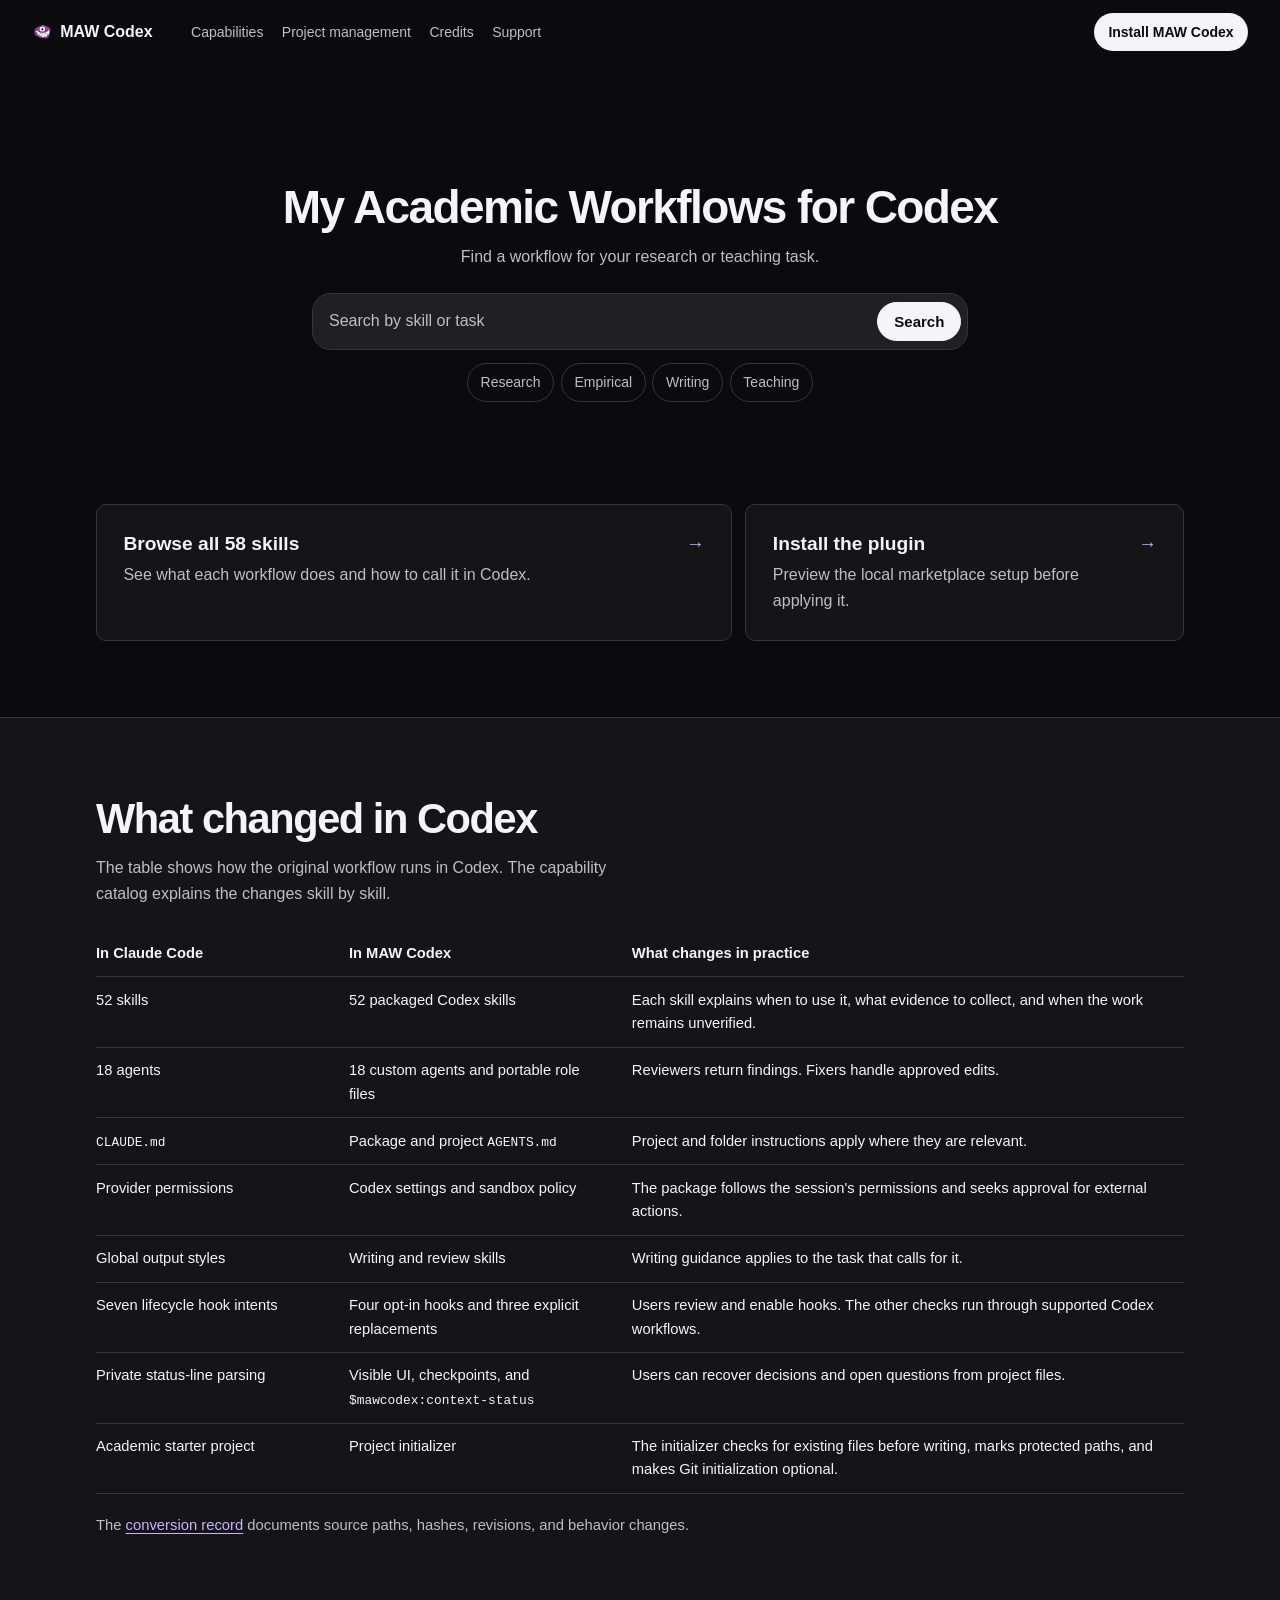
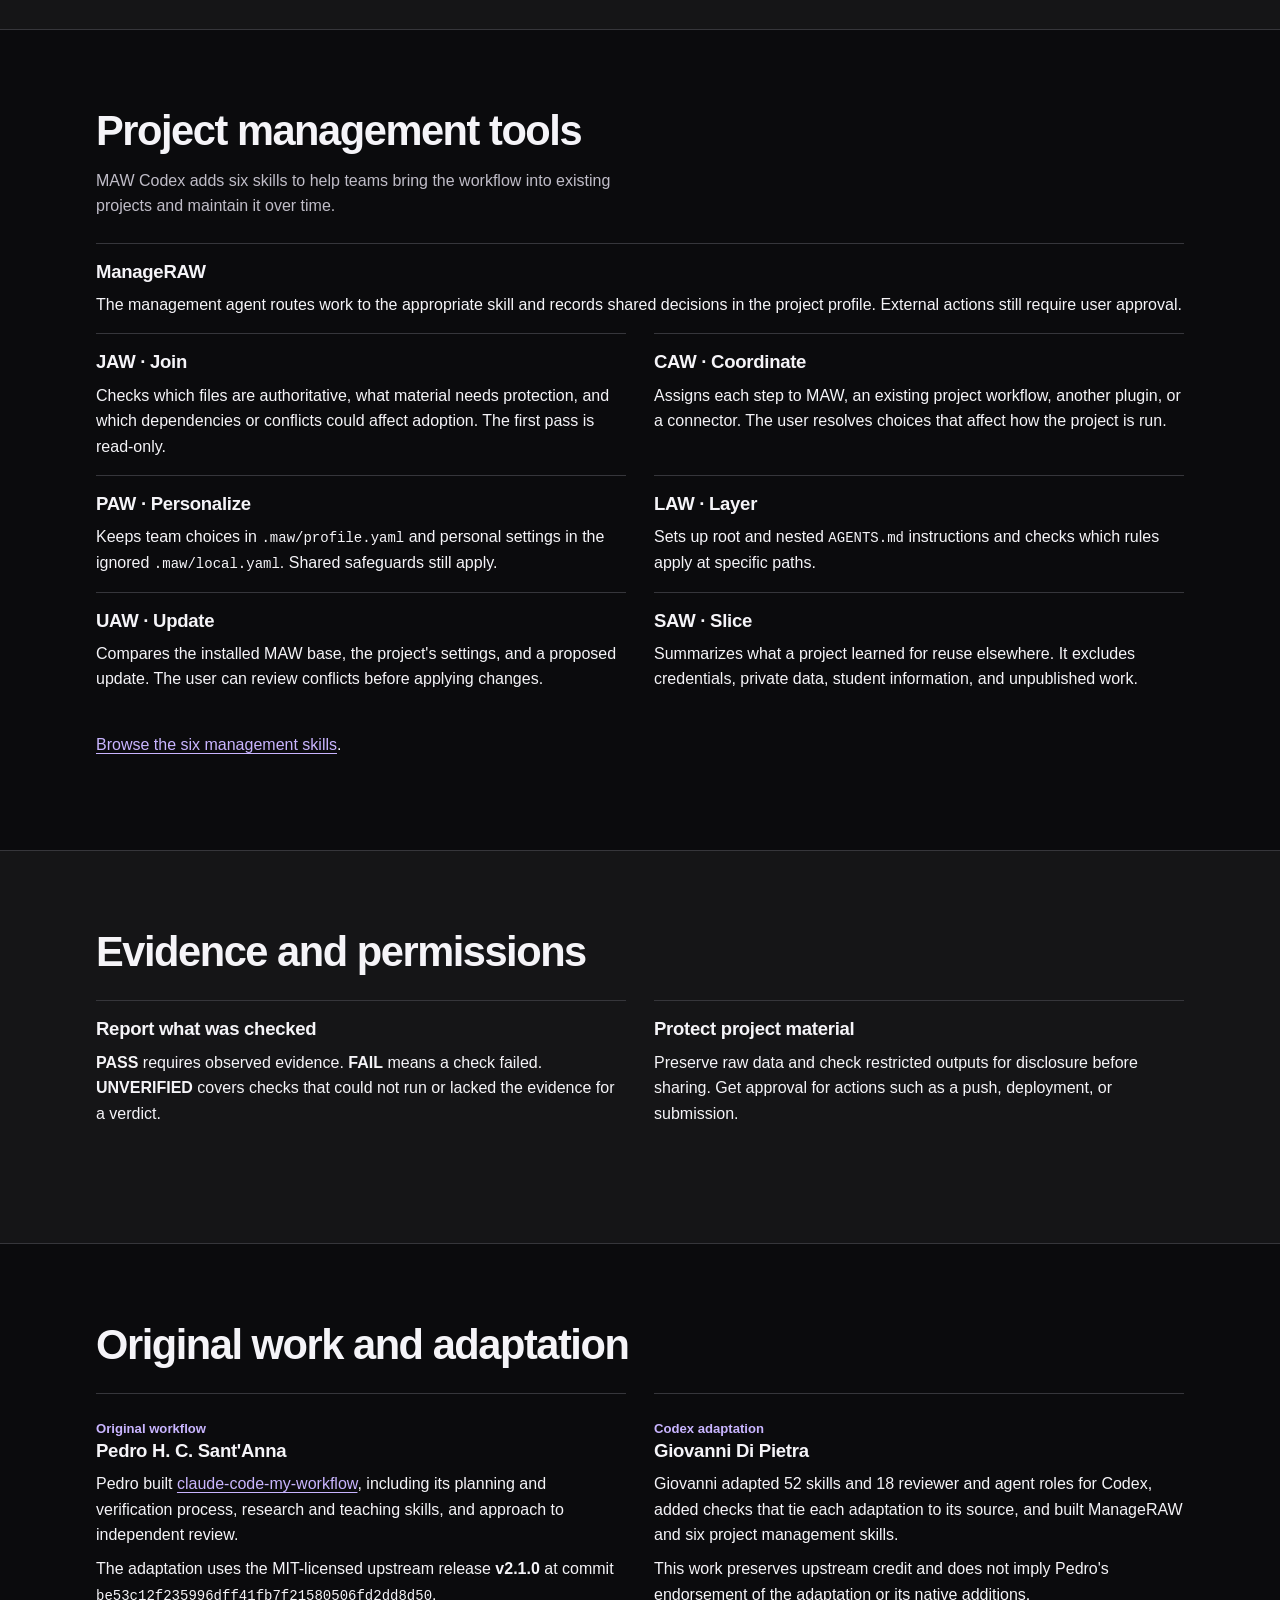
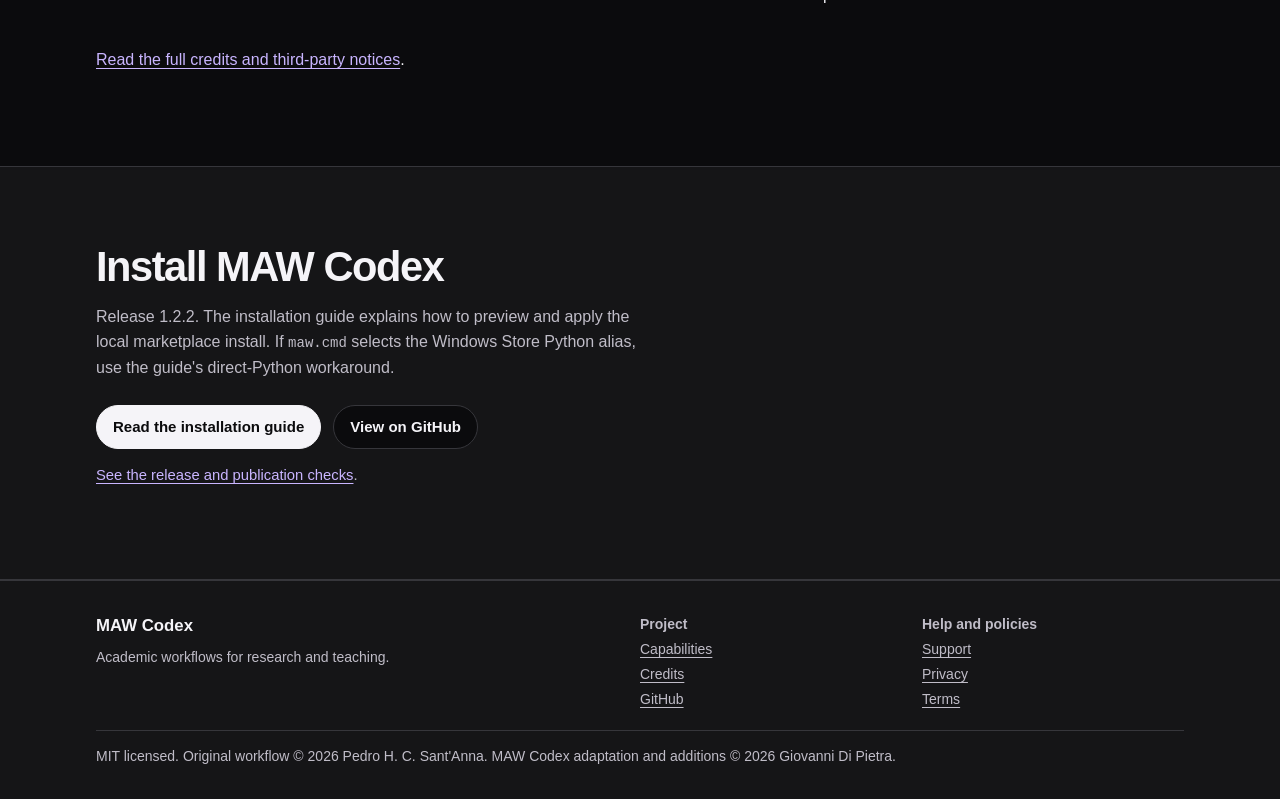
<file: docs/index.html>
<!doctype html>
<html lang="en-US">
<head>
  <meta charset="utf-8">
  <meta name="viewport" content="width=device-width, initial-scale=1">
  <meta name="description" content="MAW Codex provides tools for academic research, teaching, and project management in Codex.">
  <meta name="theme-color" content="#0b0b0d">
  <meta property="og:title" content="MAW Codex">
  <meta property="og:description" content="Explore 58 skills for research, teaching, and project management, with credits and conversion notes.">
  <meta property="og:type" content="website">
  <meta property="og:url" content="https://gdipietra.github.io/mawcodex/">
  <meta property="og:image" content="https://gdipietra.github.io/mawcodex/assets/brand/maw-icon.png">
  <link rel="canonical" href="https://gdipietra.github.io/mawcodex/">
  <link rel="icon" href="assets/brand/maw-icon.png">
  <link rel="stylesheet" href="assets/site.css">
  <title>MAW Codex</title>
</head>
<body>
  <a class="skip-link" href="#main">Skip to content</a>
  <header class="site-header">
    <nav class="nav" aria-label="Primary navigation">
      <a class="brand" href="index.html" aria-current="page">
        <img src="assets/brand/maw-icon.png" alt="" width="21" height="21">
        <span>MAW Codex</span>
      </a>
      <button class="nav-toggle" type="button" aria-expanded="false" aria-controls="nav-links">Menu</button>
      <div class="nav-links" id="nav-links">
        <a href="capabilities.html">Capabilities</a>
        <a href="#control-plane">Project management</a>
        <a href="credits.html">Credits</a>
        <a href="support.html">Support</a>
        <a class="nav-action" href="#release">Install MAW Codex</a>
      </div>
    </nav>
  </header>

  <main id="main">
    <section class="home-intro" aria-labelledby="home-title">
      <div class="shell hero">
        <h1 id="home-title">My Academic Workflows for Codex</h1>
        <p class="lede">Find a workflow for your research or teaching task.</p>
        <form class="home-search" role="search" aria-label="Skill catalog" action="capabilities.html" method="get">
          <label class="visually-hidden" for="home-skill-search">Search by skill or task</label>
          <input id="home-skill-search" type="search" name="q" placeholder="Search by skill or task">
          <button class="button" type="submit">Search</button>
        </form>
        <nav class="home-shortcuts" aria-label="Skill categories">
          <a href="capabilities.html?filter=Research%20design">Research</a>
          <a href="capabilities.html?filter=Empirical%20and%20reproducibility">Empirical</a>
          <a href="capabilities.html?filter=Writing%20and%20review">Writing</a>
          <a href="capabilities.html?filter=Teaching%20and%20presentations">Teaching</a>
        </nav>
      </div>
    </section>

    <section class="shell home-paths" aria-label="Get started">
      <a class="home-path" href="capabilities.html">
        <div>
          <h2>Browse all 58 skills</h2>
          <p>See what each workflow does and how to call it in Codex.</p>
        </div>
        <span class="home-path-arrow" aria-hidden="true">&rarr;</span>
      </a>
      <a class="home-path" href="#release">
        <div>
          <h2>Install the plugin</h2>
          <p>Preview the local marketplace setup before applying it.</p>
        </div>
        <span class="home-path-arrow" aria-hidden="true">&rarr;</span>
      </a>
    </section>

    <section class="section alt" id="translation">
      <div class="shell">
        <h2>What changed in Codex</h2>
        <p class="section-lede">The table shows how the original workflow runs in Codex.
          The capability catalog explains the changes skill by skill.</p>
        <div class="table-scroll" role="region" aria-label="Claude Code to Codex comparison" tabindex="0">
          <table class="translation-table">
            <thead>
              <tr>
                <th scope="col">In Claude Code</th>
                <th scope="col">In MAW Codex</th>
                <th scope="col">What changes in practice</th>
              </tr>
            </thead>
            <tbody>
              <tr>
                <td>52 skills</td>
                <td>52 packaged Codex skills</td>
                <td>Each skill explains when to use it, what evidence to collect, and when the work remains unverified.</td>
              </tr>
              <tr>
                <td>18 agents</td>
                <td>18 custom agents and portable role files</td>
                <td>Reviewers return findings. Fixers handle approved edits.</td>
              </tr>
              <tr>
                <td><code>CLAUDE.md</code></td>
                <td>Package and project <code>AGENTS.md</code></td>
                <td>Project and folder instructions apply where they are relevant.</td>
              </tr>
              <tr>
                <td>Provider permissions</td>
                <td>Codex settings and sandbox policy</td>
                <td>The package follows the session's permissions and seeks approval for external actions.</td>
              </tr>
              <tr>
                <td>Global output styles</td>
                <td>Writing and review skills</td>
                <td>Writing guidance applies to the task that calls for it.</td>
              </tr>
              <tr>
                <td>Seven lifecycle hook intents</td>
                <td>Four opt-in hooks and three explicit replacements</td>
                <td>Users review and enable hooks. The other checks run through supported Codex workflows.</td>
              </tr>
              <tr>
                <td>Private status-line parsing</td>
                <td>Visible UI, checkpoints, and <code>$mawcodex:context-status</code></td>
                <td>Users can recover decisions and open questions from project files.</td>
              </tr>
              <tr>
                <td>Academic starter project</td>
                <td>Project initializer</td>
                <td>The initializer checks for existing files before writing, marks protected paths, and makes Git initialization optional.</td>
              </tr>
            </tbody>
          </table>
        </div>
        <p class="muted">The <a href="https://github.com/gdipietra/mawcodex/tree/main/docs/conversion">conversion record</a>
          documents source paths, hashes, revisions, and behavior changes.</p>
      </div>
    </section>

    <section class="shell section" id="control-plane">
      <h2>Project management tools</h2>
      <p class="section-lede">MAW Codex adds six skills to help teams bring the workflow
        into existing projects and maintain it over time.</p>
      <div class="management-grid">
        <article class="card">
          <h3>ManageRAW</h3>
          <p>The management agent routes work to the appropriate skill and records
            shared decisions in the project profile. External actions still require user approval.</p>
        </article>
        <article class="card">
          <h3>JAW &middot; Join</h3>
          <p>Checks which files are authoritative, what material needs protection,
            and which dependencies or conflicts could affect adoption. The first pass is read-only.</p>
        </article>
        <article class="card">
          <h3>CAW &middot; Coordinate</h3>
          <p>Assigns each step to MAW, an existing project workflow, another plugin,
            or a connector. The user resolves choices that affect how the project is run.</p>
        </article>
        <article class="card">
          <h3>PAW &middot; Personalize</h3>
          <p>Keeps team choices in <code>.maw/profile.yaml</code> and personal
            settings in the ignored <code>.maw/local.yaml</code>. Shared safeguards still apply.</p>
        </article>
        <article class="card">
          <h3>LAW &middot; Layer</h3>
          <p>Sets up root and nested <code>AGENTS.md</code> instructions and checks
            which rules apply at specific paths.</p>
        </article>
        <article class="card">
          <h3>UAW &middot; Update</h3>
          <p>Compares the installed MAW base, the project's settings, and a proposed
            update. The user can review conflicts before applying changes.</p>
        </article>
        <article class="card">
          <h3>SAW &middot; Slice</h3>
          <p>Summarizes what a project learned for reuse elsewhere. It excludes
            credentials, private data, student information, and unpublished work.</p>
        </article>
      </div>
      <p><a href="capabilities.html?filter=native">Browse the six management skills</a>.</p>
    </section>

    <section class="section alt" id="safeguards">
      <div class="shell">
        <h2>Evidence and permissions</h2>
        <div class="policy-grid">
          <article class="card">
            <h3>Report what was checked</h3>
            <p><strong>PASS</strong> requires observed evidence. <strong>FAIL</strong>
              means a check failed. <strong>UNVERIFIED</strong> covers checks that
              could not run or lacked the evidence for a verdict.</p>
          </article>
          <article class="card">
            <h3>Protect project material</h3>
            <p>Preserve raw data and check restricted outputs for disclosure before
              sharing. Get approval for actions such as a push, deployment, or submission.</p>
          </article>
        </div>
      </div>
    </section>

    <section class="shell section" id="origin">
      <h2>Original work and adaptation</h2>
      <div class="origin-grid">
        <article class="card">
          <p class="card-label">Original workflow</p>
          <h3>Pedro H. C. Sant'Anna</h3>
          <p>Pedro built <a href="https://github.com/pedrohcgs/claude-code-my-workflow">claude-code-my-workflow</a>,
            including its planning and verification process, research and teaching skills,
            and approach to independent review.</p>
          <p>The adaptation uses the MIT-licensed upstream release <strong>v2.1.0</strong>
            at commit <code>be53c12f235996dff41fb7f21580506fd2dd8d50</code>.</p>
        </article>
        <article class="card">
          <p class="card-label">Codex adaptation</p>
          <h3>Giovanni Di Pietra</h3>
          <p>Giovanni adapted 52 skills and 18 reviewer and agent roles for Codex,
            added checks that tie each adaptation to its source, and built
            ManageRAW and six project management skills.</p>
          <p>This work preserves upstream credit and does not imply Pedro's
            endorsement of the adaptation or its native additions.</p>
        </article>
      </div>
      <p><a href="credits.html">Read the full credits and third-party notices</a>.</p>
    </section>

    <section class="section alt" id="release">
      <div class="shell">
      <h2>Install MAW Codex</h2>
      <p class="section-lede">Release 1.2.2. The installation guide explains how to
        preview and apply the local marketplace install. If <code>maw.cmd</code> selects
        the Windows Store Python alias, use the guide's direct-Python workaround.</p>
      <div class="hero-actions">
        <a class="button" href="https://github.com/gdipietra/mawcodex/blob/main/docs/INSTALL.md">Read the installation guide</a>
        <a class="button secondary" href="https://github.com/gdipietra/mawcodex">View on GitHub</a>
      </div>
      <p class="muted"><a href="https://github.com/gdipietra/mawcodex/blob/main/docs/PUBLISHING.md">See the release and publication checks</a>.</p>
      </div>
    </section>
  </main>

  <footer class="site-footer">
    <div class="shell">
      <div class="footer-grid">
        <div>
          <h2>MAW Codex</h2>
          <p>Academic workflows for research and teaching.</p>
        </div>
        <div class="footer-links">
          <strong>Project</strong>
          <a href="capabilities.html">Capabilities</a>
          <a href="credits.html">Credits</a>
          <a href="https://github.com/gdipietra/mawcodex">GitHub</a>
        </div>
        <div class="footer-links">
          <strong>Help and policies</strong>
          <a href="support.html">Support</a>
          <a href="privacy.html">Privacy</a>
          <a href="terms.html">Terms</a>
        </div>
      </div>
      <p class="footer-small">
        MIT licensed. Original workflow &copy; 2026 Pedro H. C. Sant'Anna.
        MAW Codex adaptation and additions &copy; 2026 Giovanni Di Pietra.
      </p>
    </div>
  </footer>
  <script src="assets/site.js" defer></script>
</body>
</html>
</file>
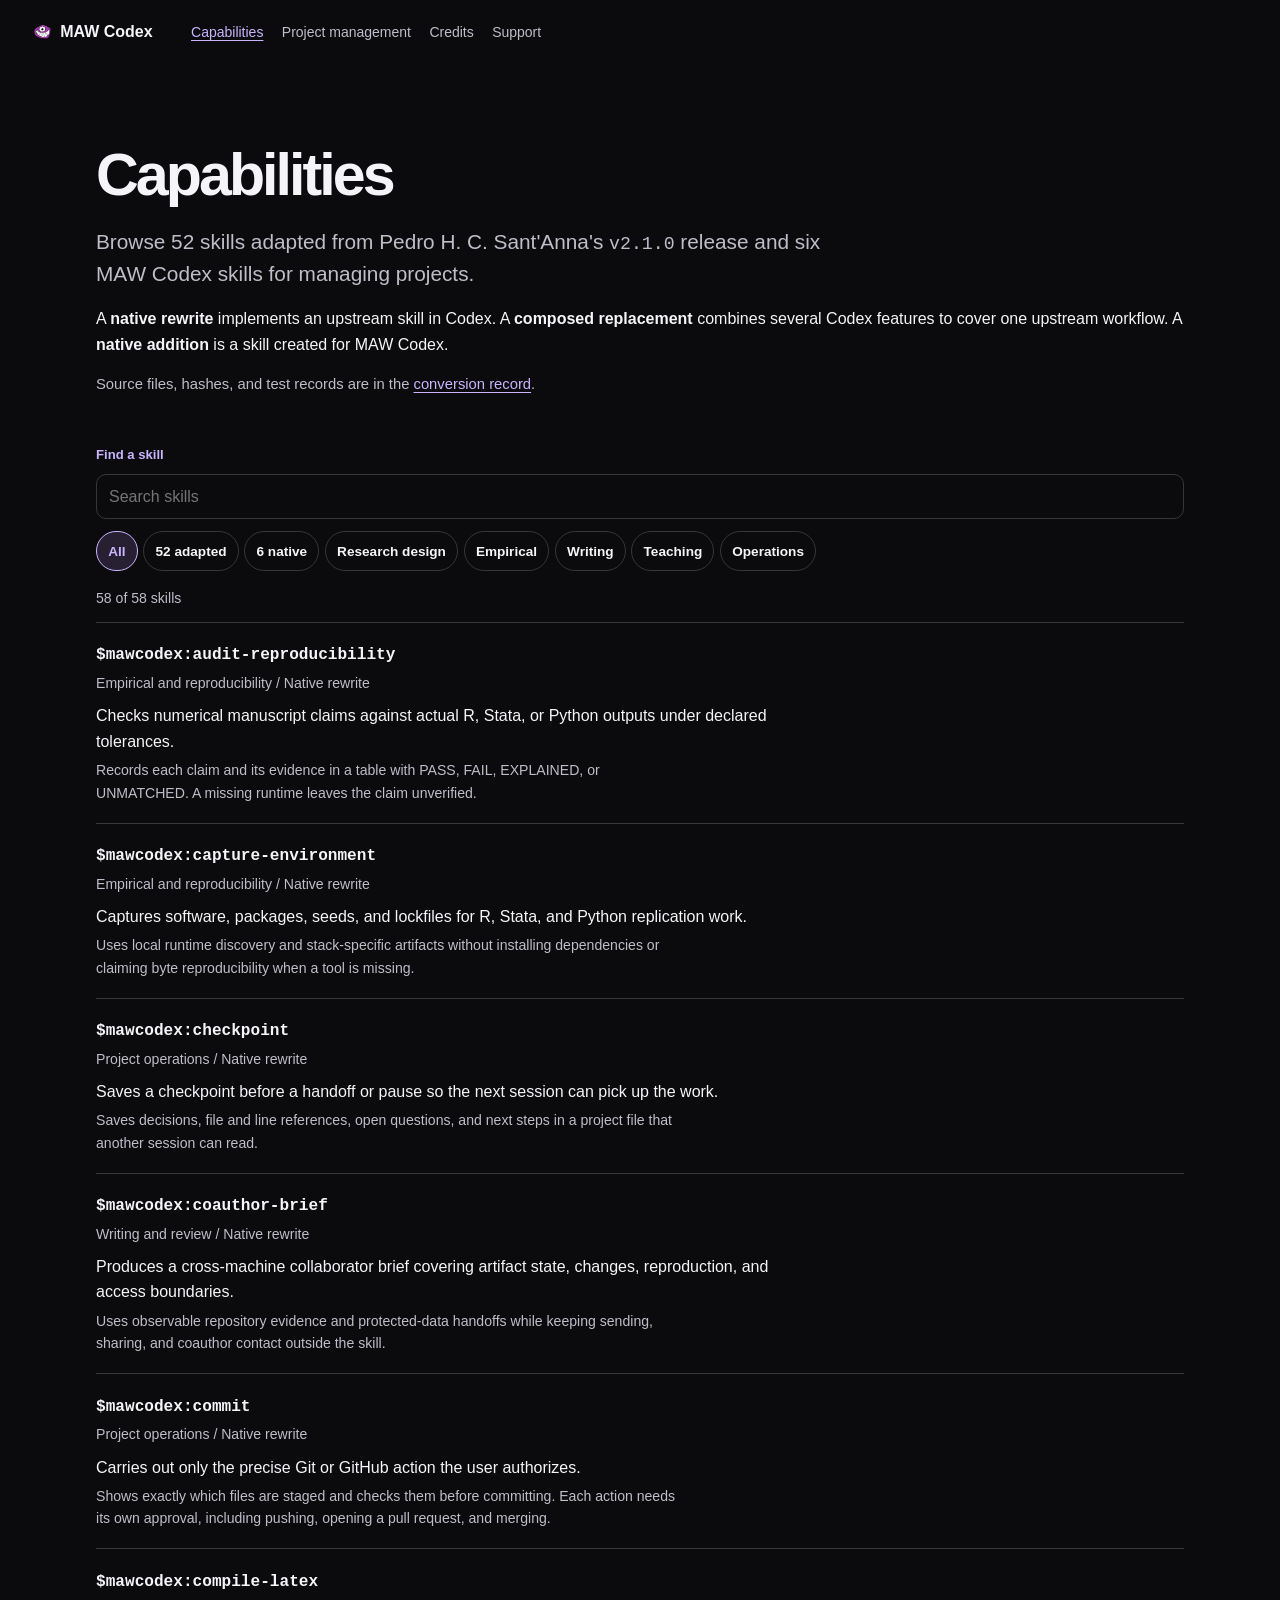
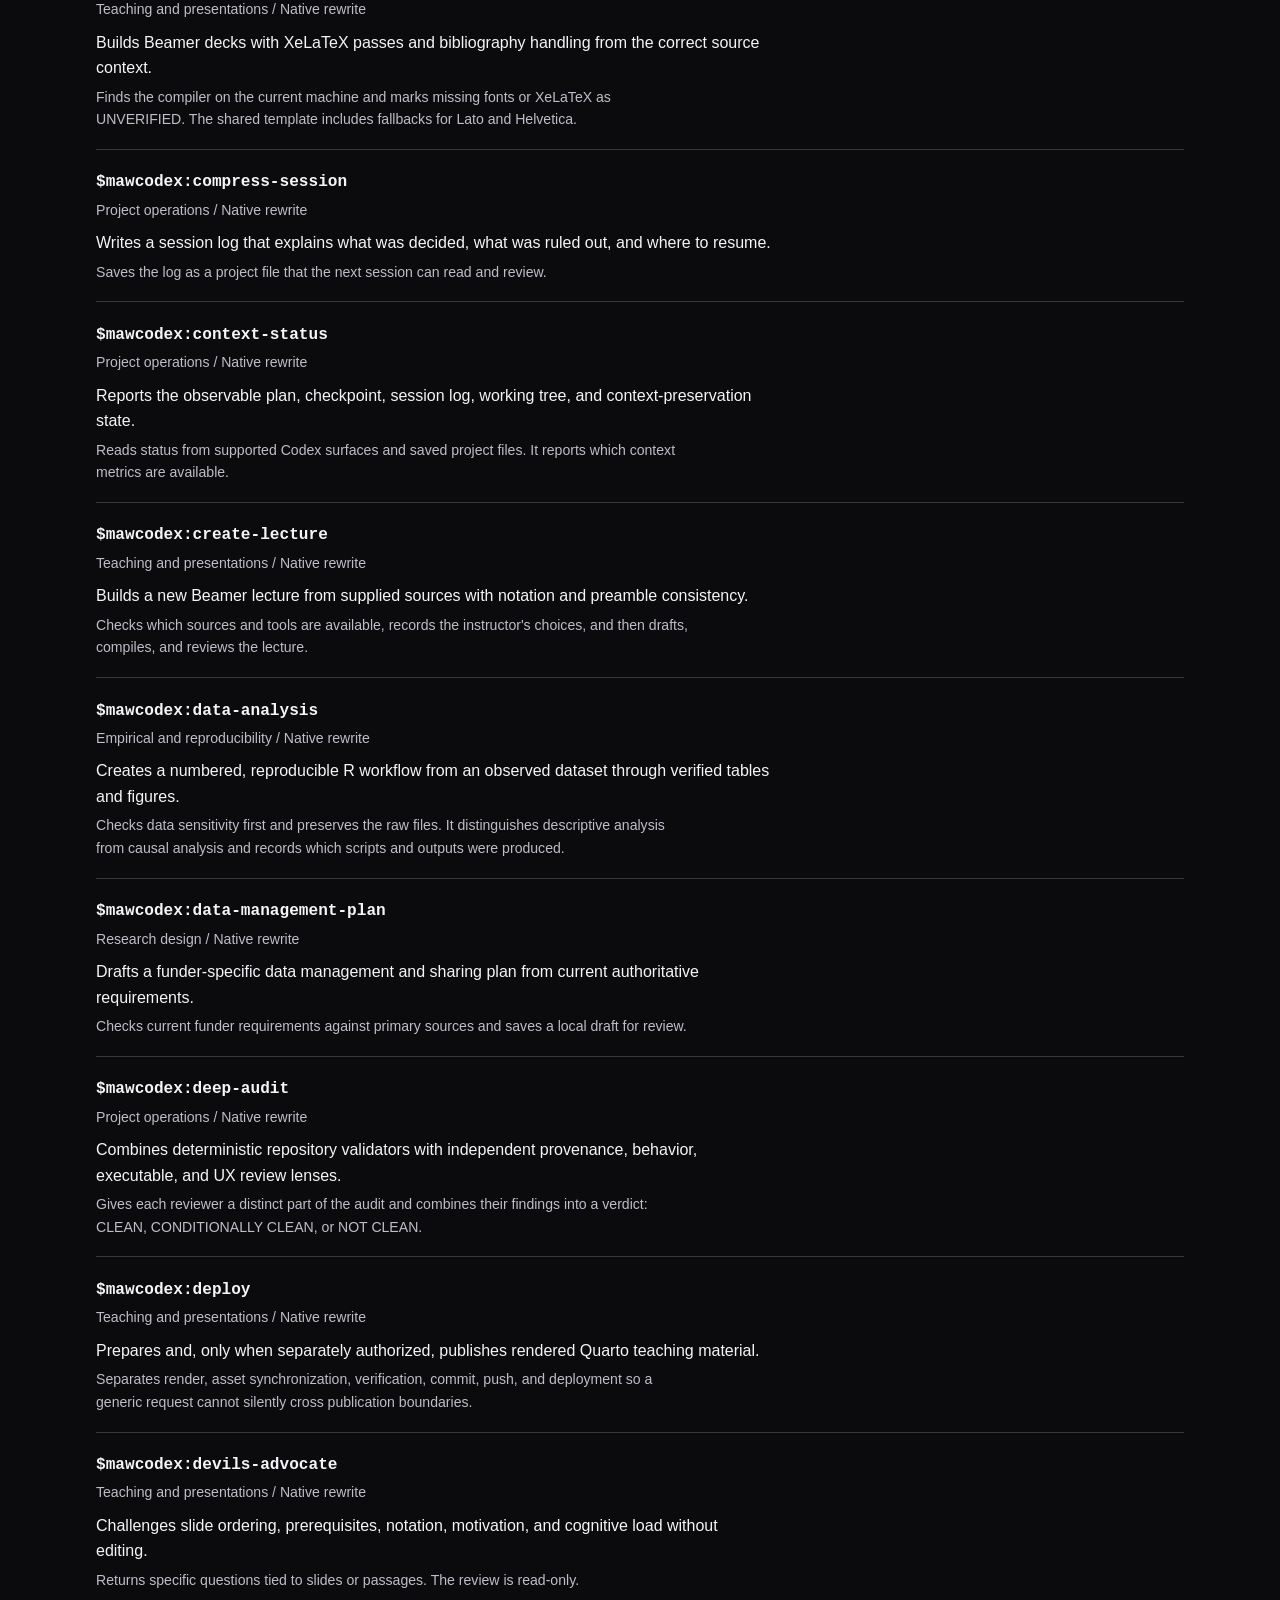
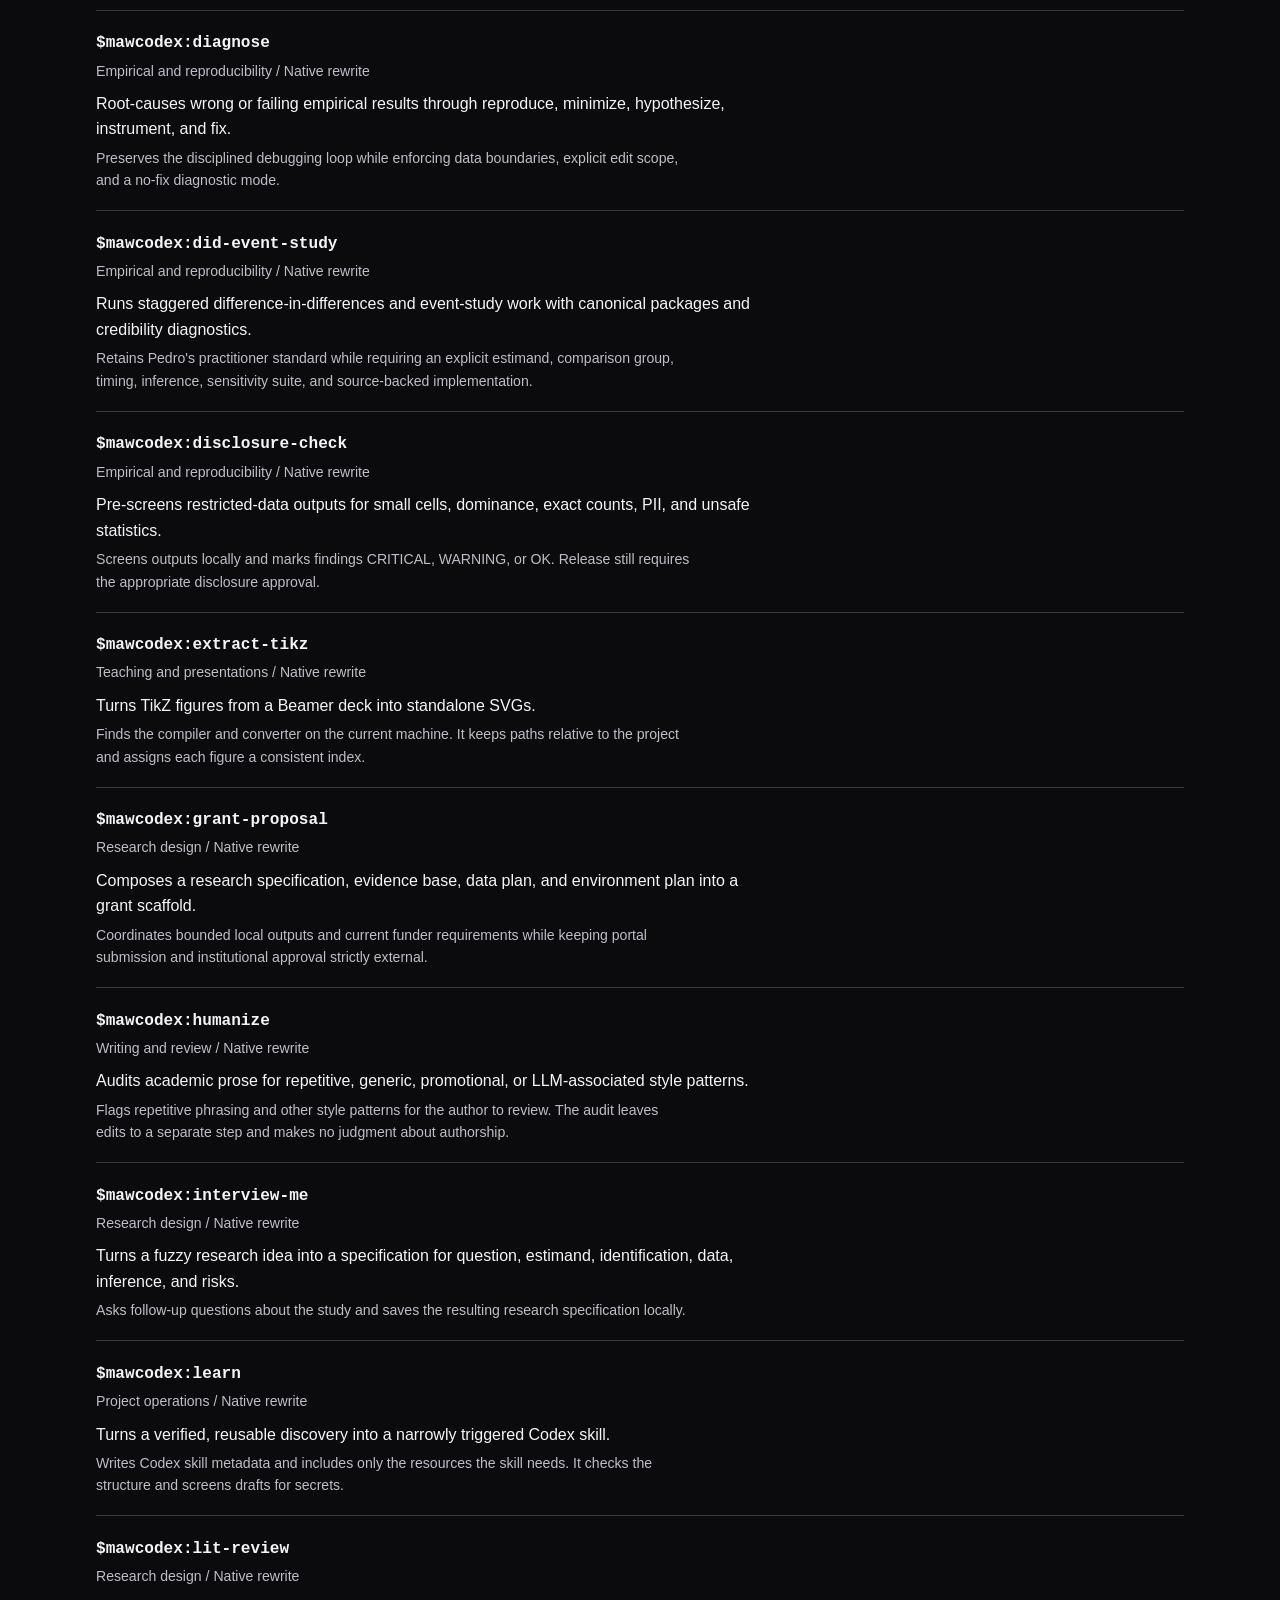
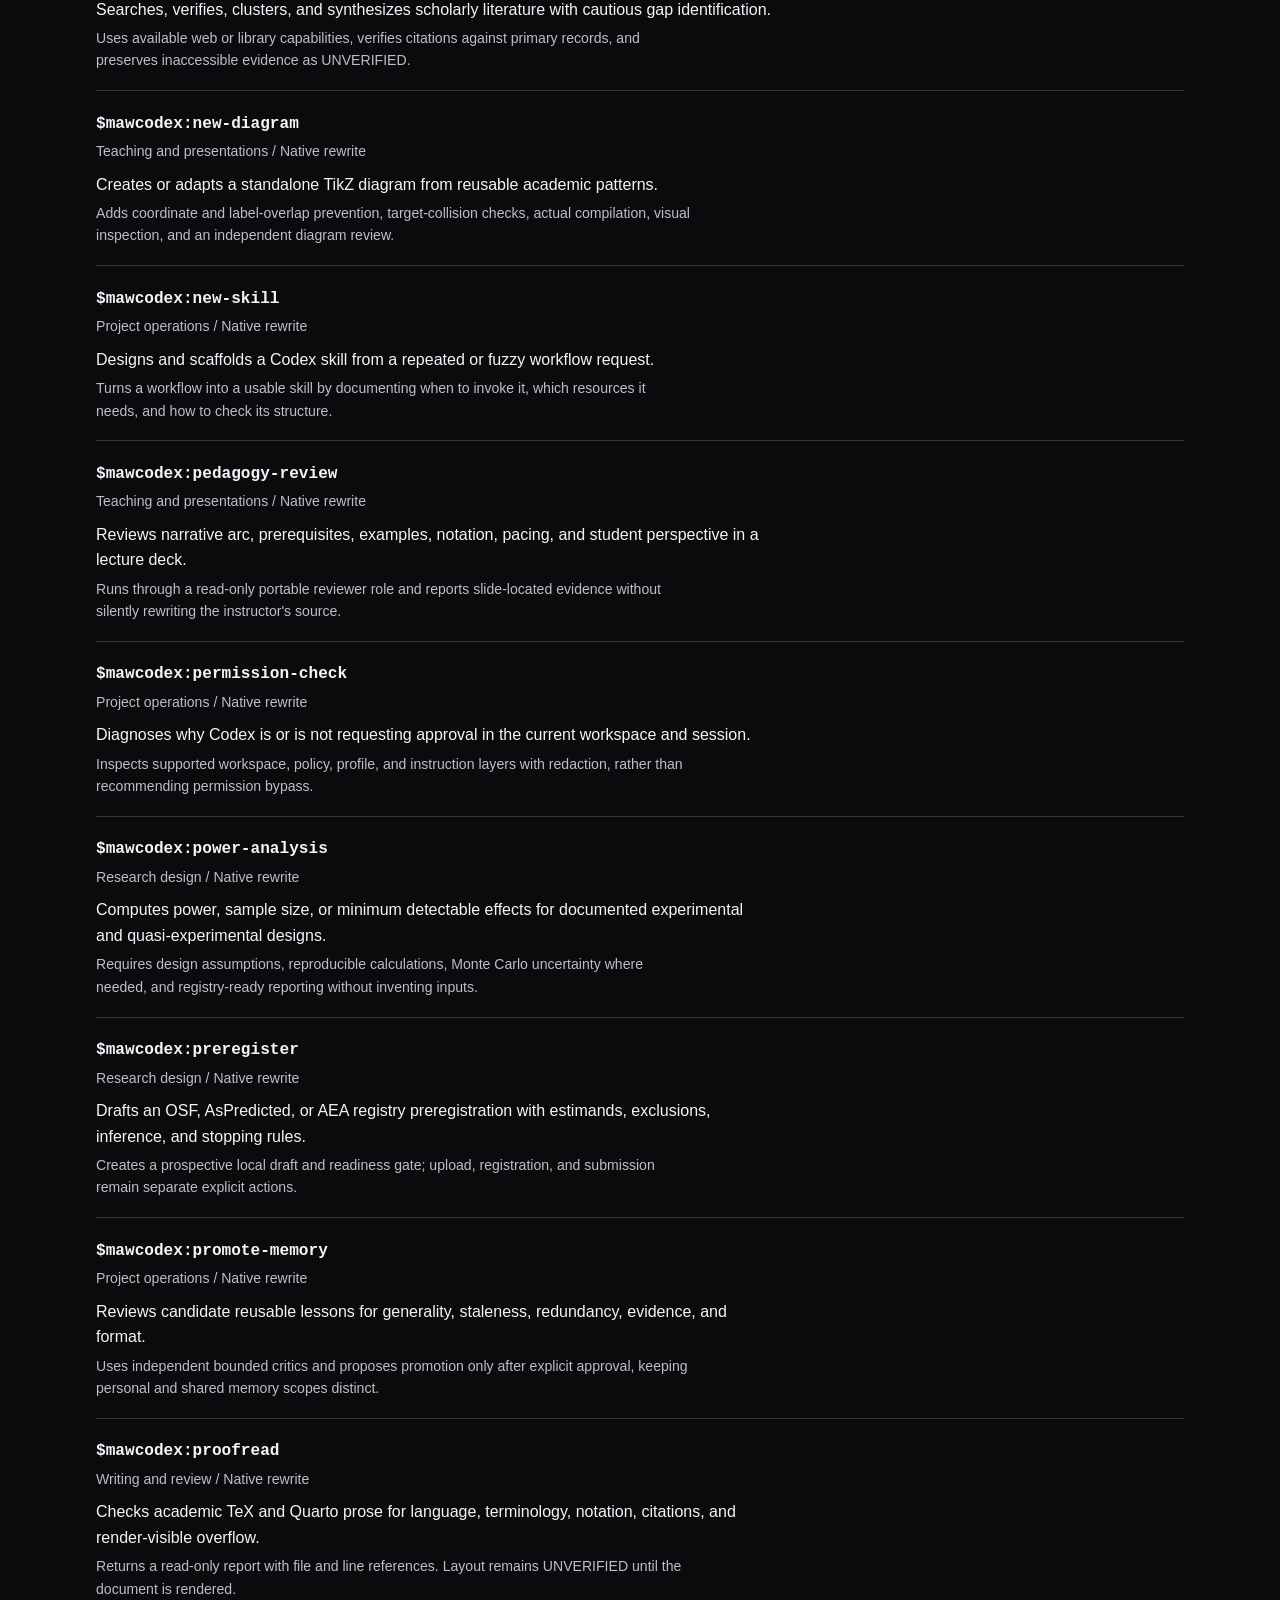
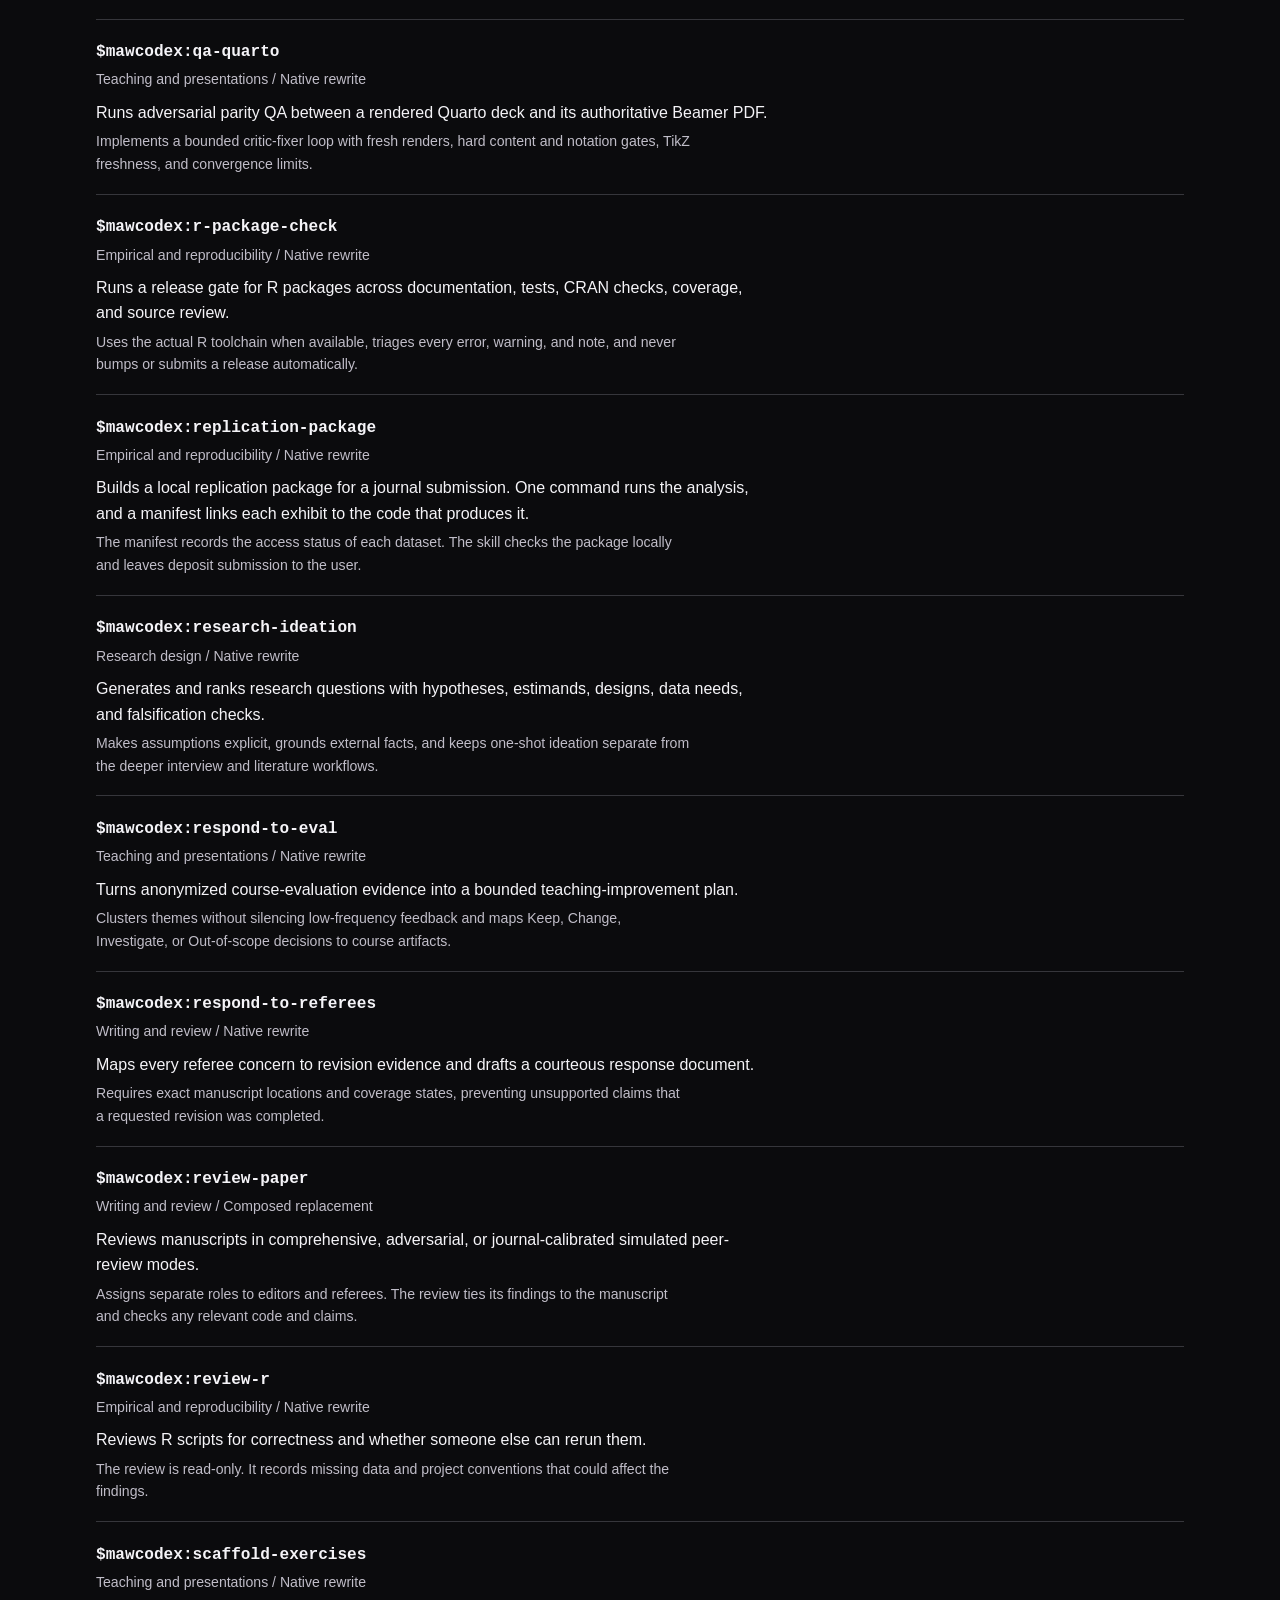
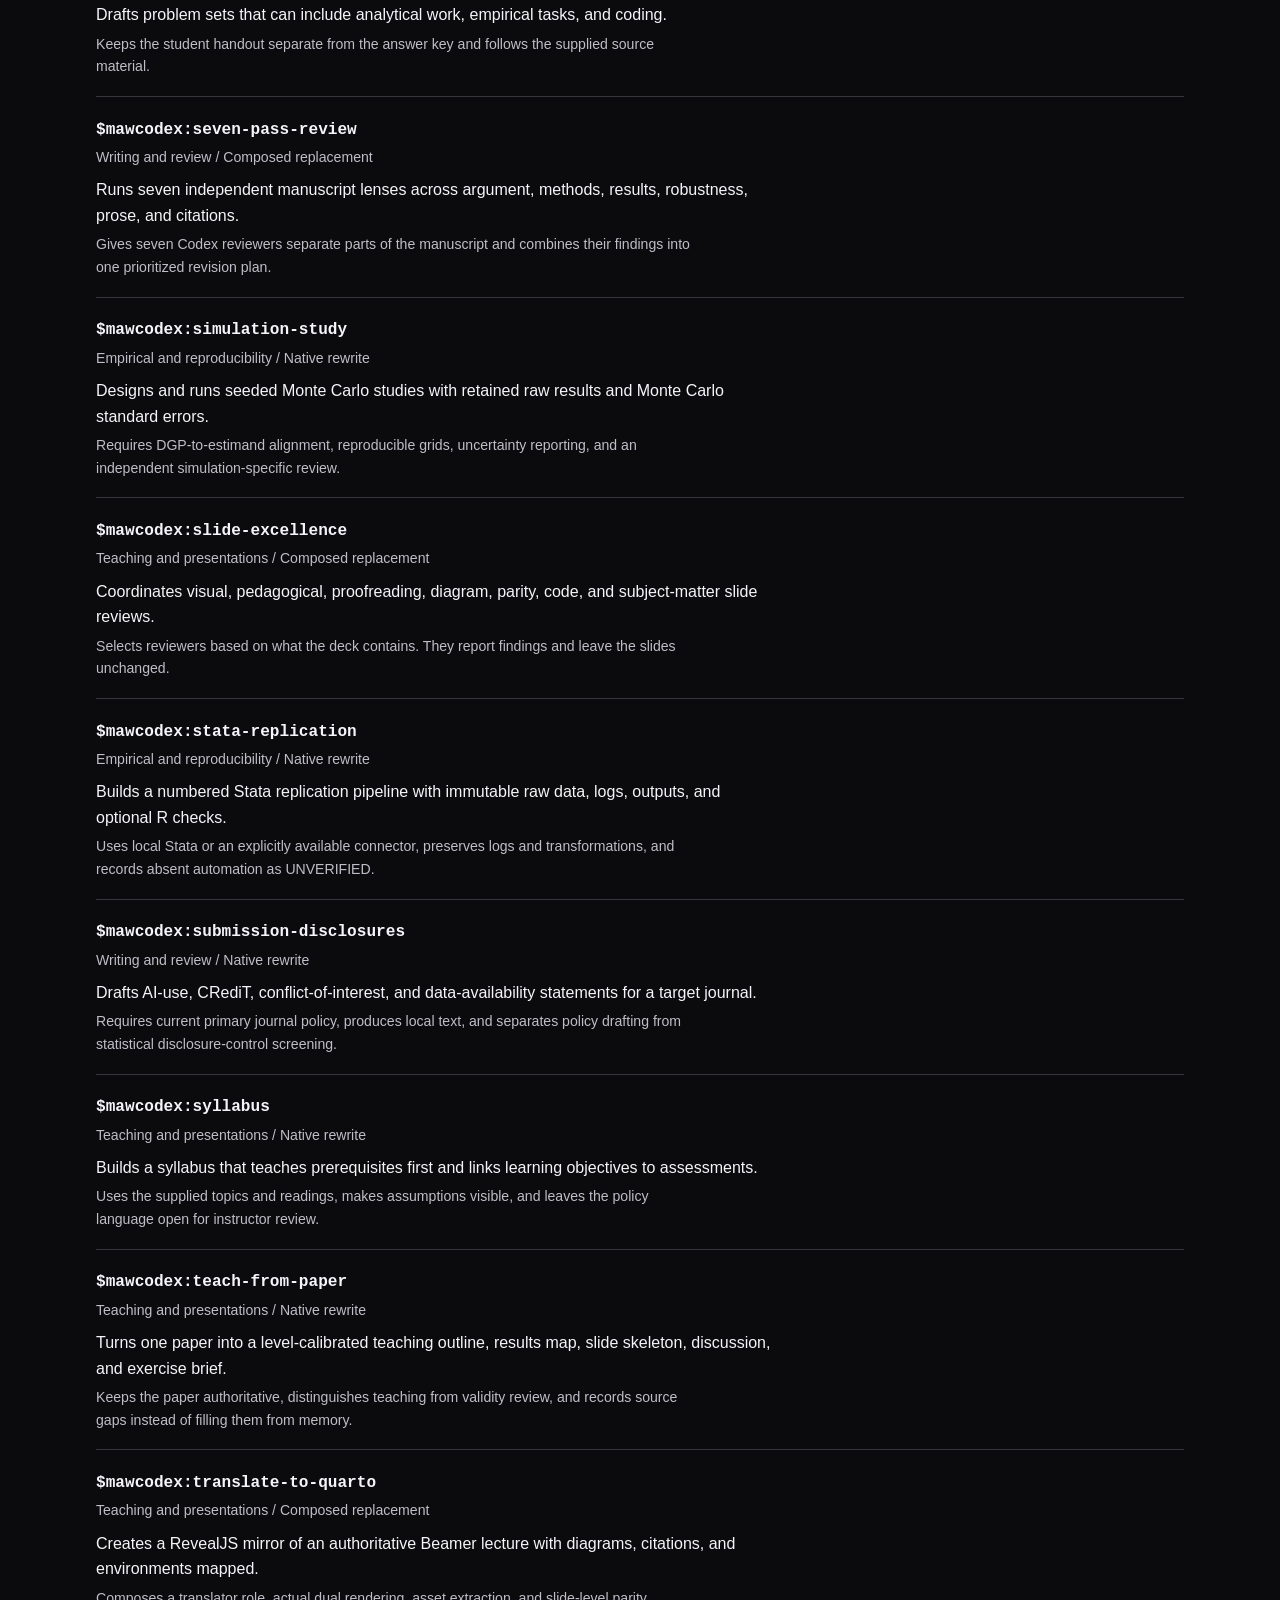
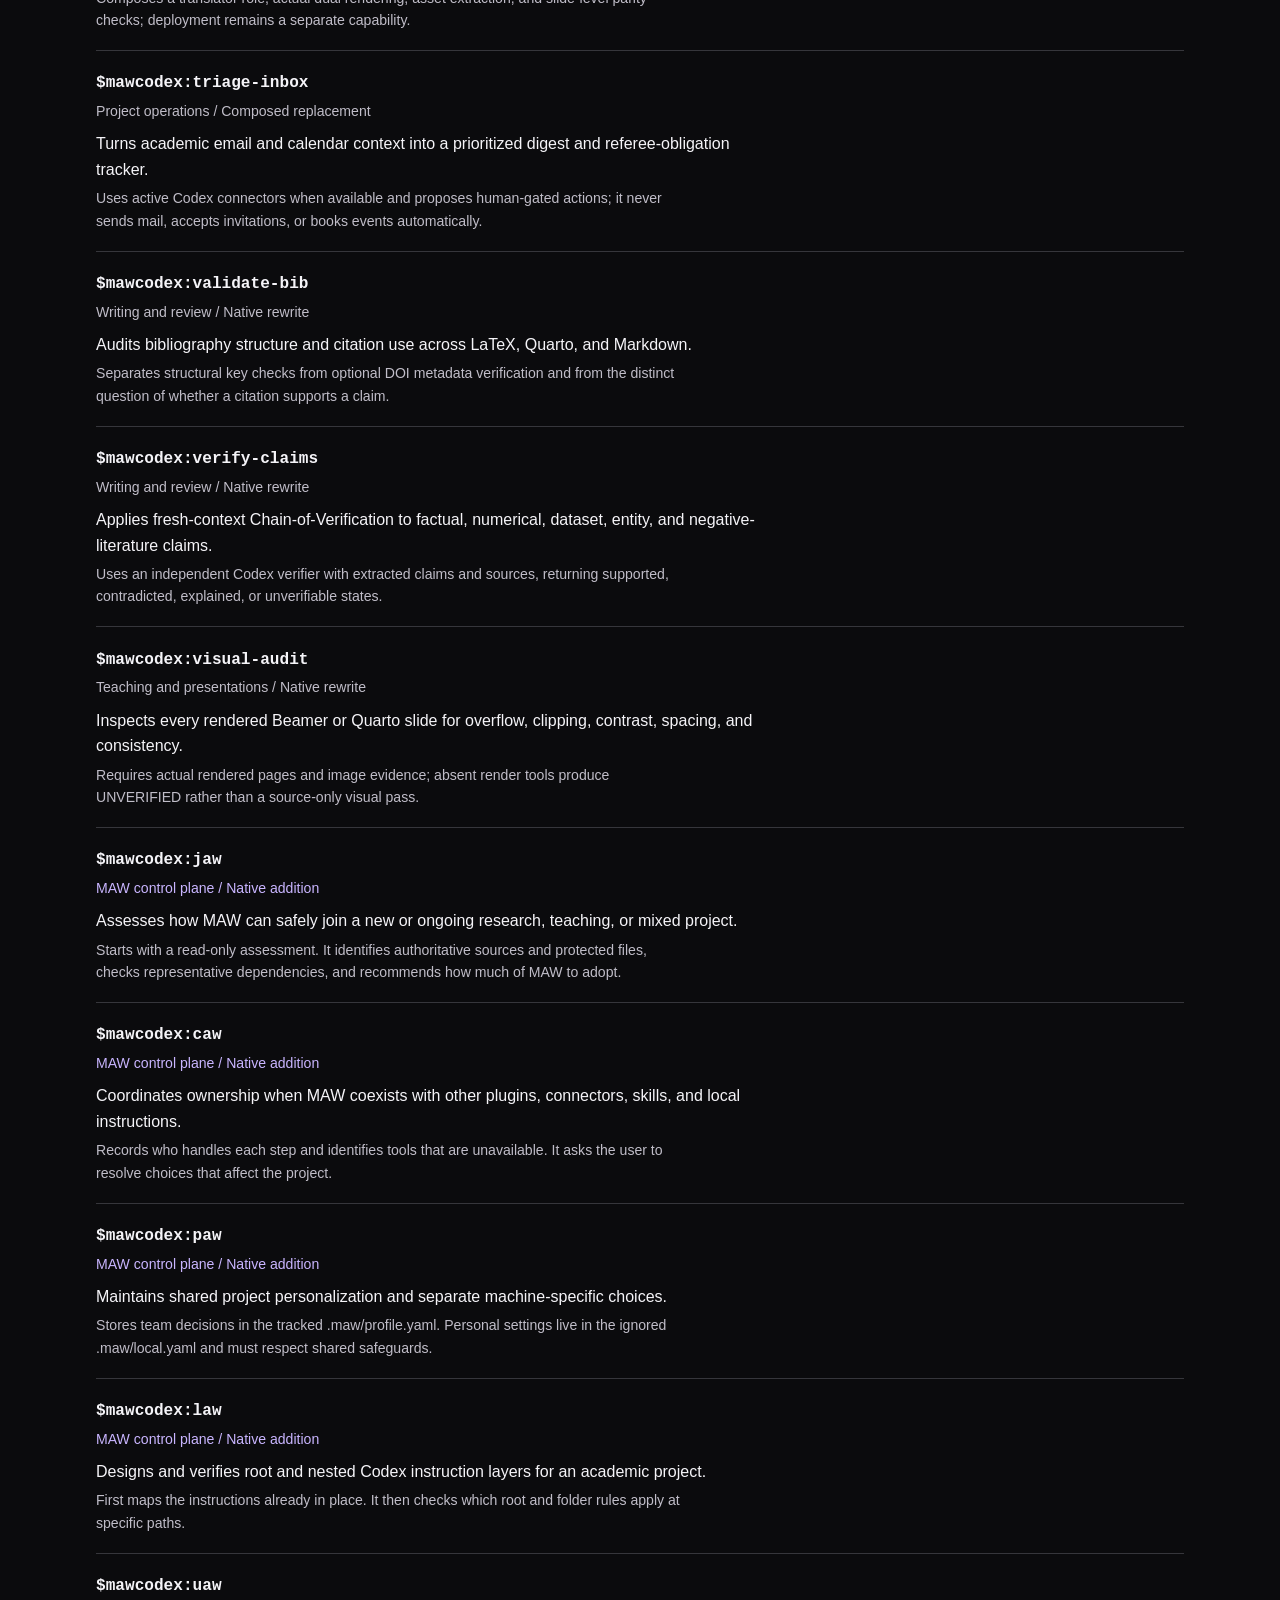
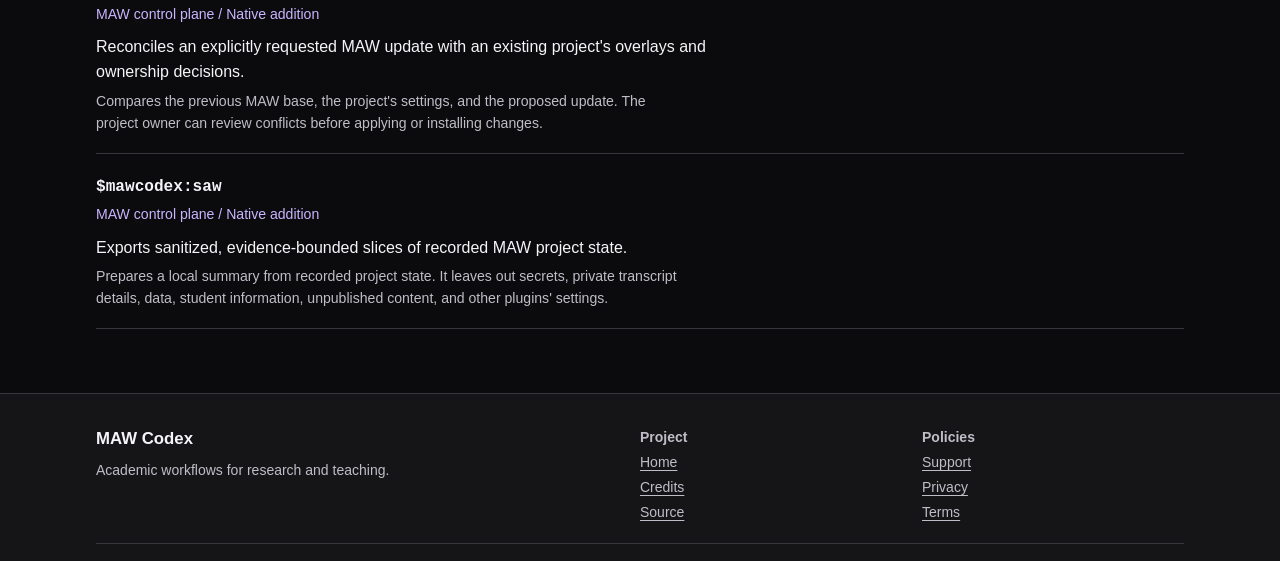
<file: docs/capabilities.html>
<!doctype html>
<html lang="en-US">
<head>
  <meta charset="utf-8">
  <meta name="viewport" content="width=device-width, initial-scale=1">
  <meta name="description" content="Browse 52 skills adapted from Pedro H. C. Sant'Anna's workflow and six MAW Codex skills for managing projects.">
  <meta name="theme-color" content="#0b0b0d">
  <link rel="canonical" href="https://gdipietra.github.io/mawcodex/capabilities.html">
  <link rel="icon" href="assets/brand/maw-icon.png">
  <link rel="stylesheet" href="assets/site.css">
  <title>Capabilities | MAW Codex</title>
</head>
<body>
  <a class="skip-link" href="#main">Skip to content</a>
  <header class="site-header">
    <nav class="nav" aria-label="Primary navigation">
      <a class="brand" href="index.html">
        <img src="assets/brand/maw-icon.png" alt="">
        <span>MAW Codex</span>
      </a>
      <button class="nav-toggle" type="button" aria-expanded="false" aria-controls="nav-links">Menu</button>
      <div class="nav-links" id="nav-links">
        <a href="capabilities.html" aria-current="page">Capabilities</a>
        <a href="index.html#control-plane">Project management</a>
        <a href="credits.html">Credits</a>
        <a href="support.html">Support</a>
      </div>
    </nav>
  </header>

  <main id="main" class="shell">
    <header class="page-hero">
      <h1>Capabilities</h1>
      <p class="lede">Browse 52 skills adapted from Pedro H. C. Sant'Anna's
        <code>v2.1.0</code> release and six MAW Codex skills for managing projects.</p>
      <p>A <strong>native rewrite</strong> implements an upstream skill in Codex.
        A <strong>composed replacement</strong> combines several Codex features
        to cover one upstream workflow. A <strong>native addition</strong> is a
        skill created for MAW Codex.</p>
      <p class="muted">Source files, hashes, and test records are in the
        <a href="https://github.com/gdipietra/mawcodex/tree/main/docs/conversion">conversion record</a>.</p>
    </header>

    <section aria-labelledby="ledger-title">
      <h2 id="ledger-title" class="eyebrow">Find a skill</h2>
      <div class="toolbar">
        <label>
          <span class="visually-hidden">Search capabilities</span>
          <input class="search" type="search" placeholder="Search skills" data-capability-search>
        </label>
        <div class="filters" aria-label="Capability filters">
          <button class="filter" type="button" data-filter="all" aria-pressed="true">All</button>
          <button class="filter" type="button" data-filter="adapted" aria-pressed="false">52 adapted</button>
          <button class="filter" type="button" data-filter="native" aria-pressed="false">6 native</button>
          <button class="filter" type="button" data-filter="Research design" aria-pressed="false">Research design</button>
          <button class="filter" type="button" data-filter="Empirical and reproducibility" aria-pressed="false">Empirical</button>
          <button class="filter" type="button" data-filter="Writing and review" aria-pressed="false">Writing</button>
          <button class="filter" type="button" data-filter="Teaching and presentations" aria-pressed="false">Teaching</button>
          <button class="filter" type="button" data-filter="Project operations" aria-pressed="false">Operations</button>
        </div>
      </div>
      <div class="ledger-meta">
        <span data-capability-count role="status">58 skills</span>
      </div>
      <div class="capability-grid" data-capability-grid></div>
      <noscript>
        <p class="notice">JavaScript is disabled. The same capability records are available in the repository under <code>skills/</code> and <code>docs/conversion/skills/</code>.</p>
      </noscript>
    </section>
  </main>

  <footer class="site-footer">
    <div class="shell">
      <div class="footer-grid">
        <div>
          <h2>MAW Codex</h2>
          <p>Academic workflows for research and teaching.</p>
        </div>
        <div class="footer-links">
          <strong>Project</strong>
          <a href="index.html">Home</a>
          <a href="credits.html">Credits</a>
          <a href="https://github.com/gdipietra/mawcodex">Source</a>
        </div>
        <div class="footer-links">
          <strong>Policies</strong>
          <a href="support.html">Support</a>
          <a href="privacy.html">Privacy</a>
          <a href="terms.html">Terms</a>
        </div>
      </div>
      <p class="footer-small">MIT licensed. Upstream and adaptation authorship are detailed on the credits page.</p>
    </div>
  </footer>
  <script src="assets/capabilities-data.js"></script>
  <script src="assets/site.js" defer></script>
</body>
</html>
</file>
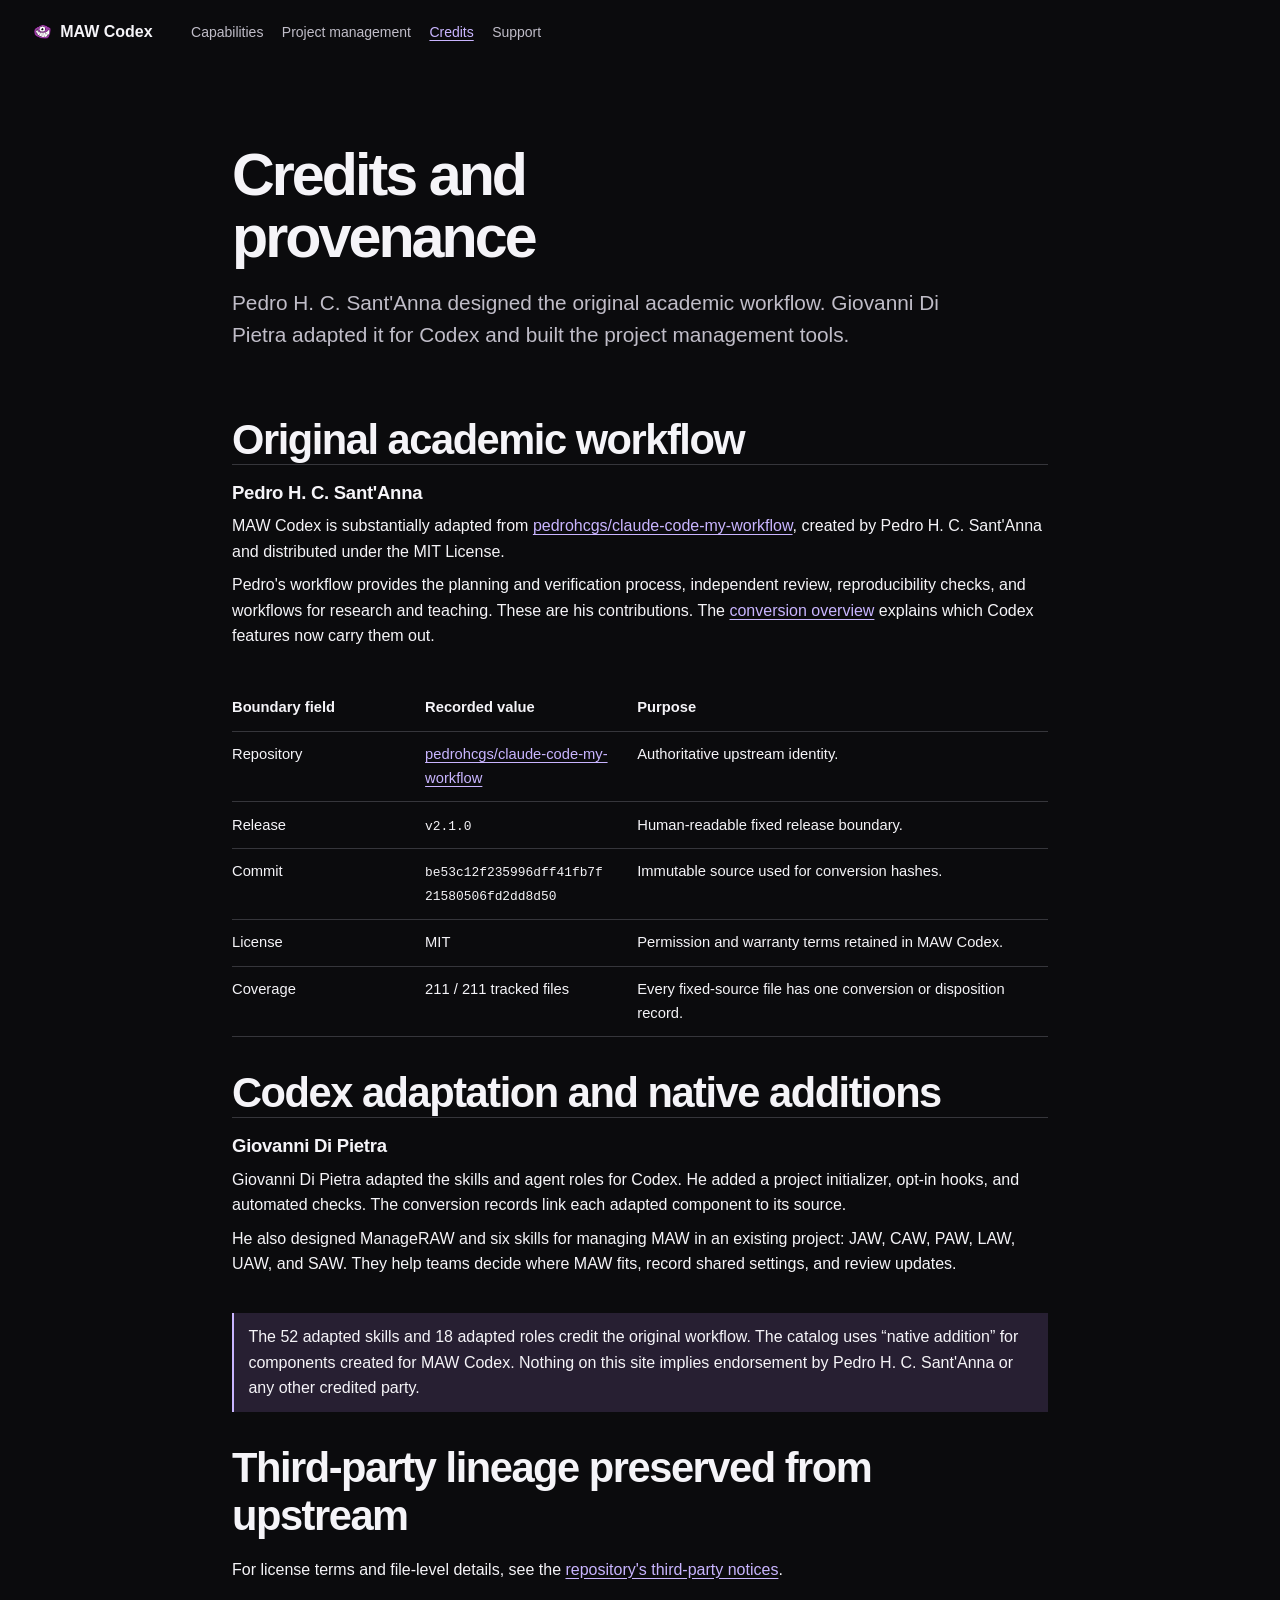
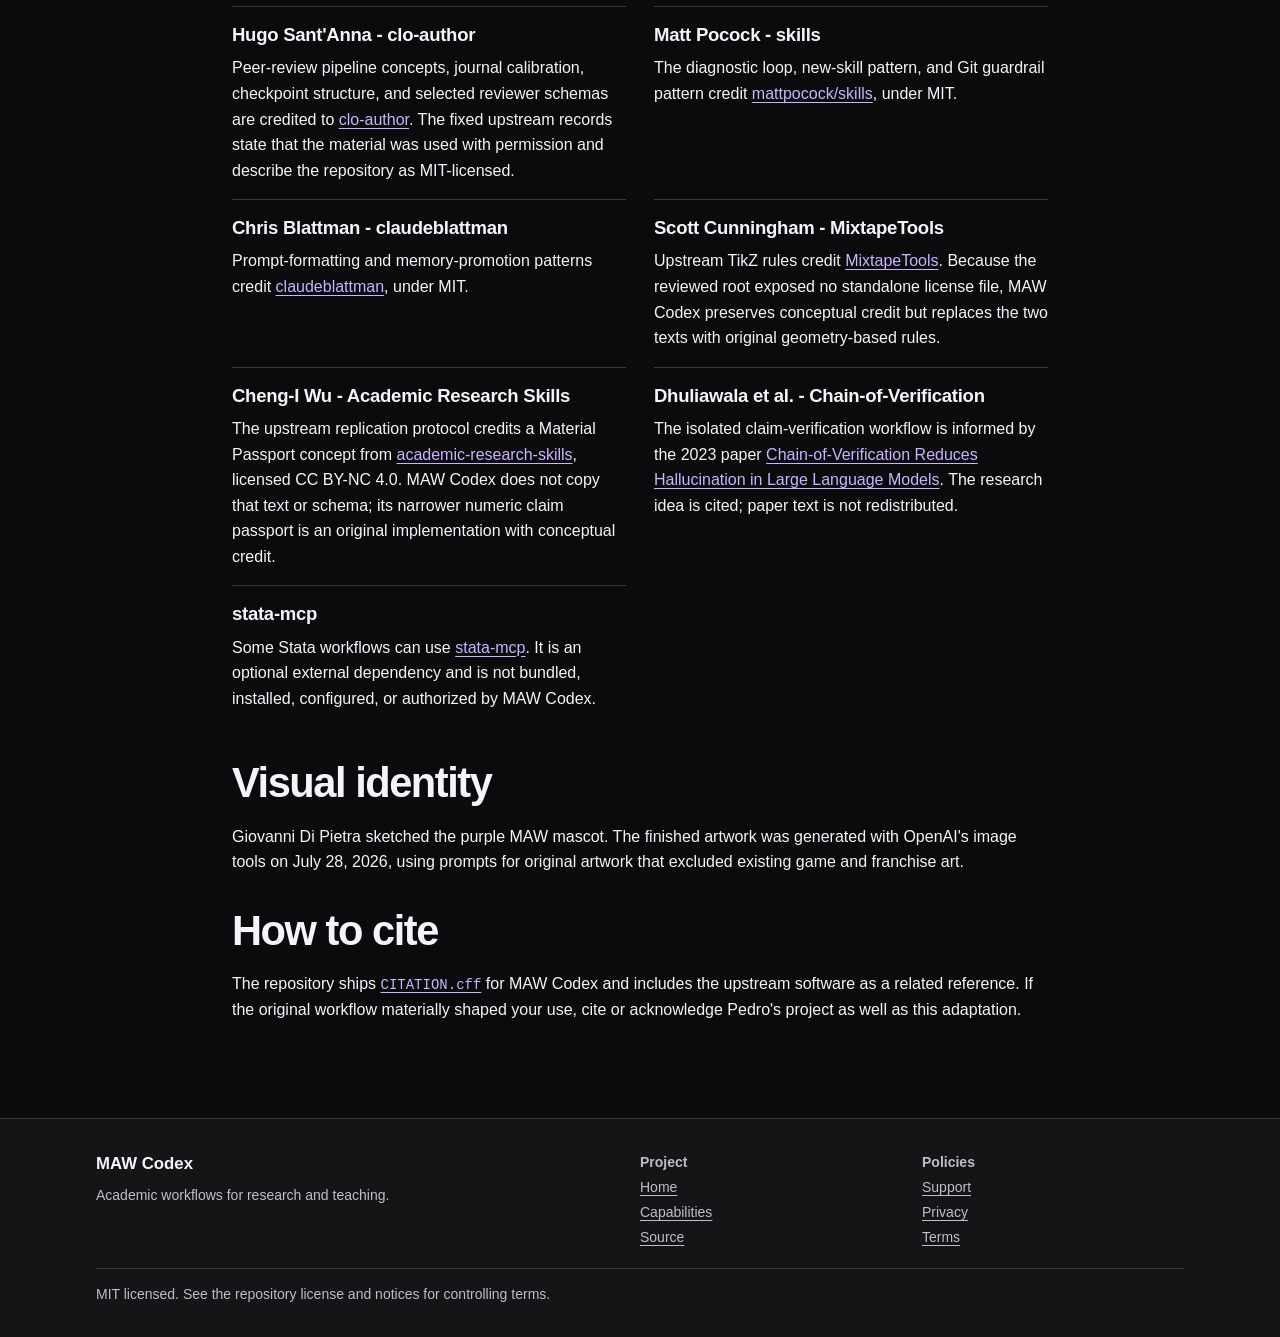
<file: docs/credits.html>
<!doctype html>
<html lang="en-US">
<head>
  <meta charset="utf-8">
  <meta name="viewport" content="width=device-width, initial-scale=1">
  <meta name="description" content="Who created the original academic workflow, who adapted it for Codex, and which third-party work it draws on.">
  <meta name="theme-color" content="#0b0b0d">
  <link rel="canonical" href="https://gdipietra.github.io/mawcodex/credits.html">
  <link rel="icon" href="assets/brand/maw-icon.png">
  <link rel="stylesheet" href="assets/site.css">
  <title>Credits and provenance - MAW Codex</title>
</head>
<body>
  <a class="skip-link" href="#main">Skip to content</a>
  <header class="site-header">
    <nav class="nav" aria-label="Primary navigation">
      <a class="brand" href="index.html">
        <img src="assets/brand/maw-icon.png" alt="">
        <span>MAW Codex</span>
      </a>
      <button class="nav-toggle" type="button" aria-expanded="false" aria-controls="nav-links">Menu</button>
      <div class="nav-links" id="nav-links">
        <a href="capabilities.html">Capabilities</a>
        <a href="index.html#control-plane">Project management</a>
        <a href="credits.html" aria-current="page">Credits</a>
        <a href="support.html">Support</a>
      </div>
    </nav>
  </header>

  <main id="main" class="shell legal">
    <header class="page-hero">
      <h1>Credits and provenance</h1>
      <p class="lede">Pedro H. C. Sant'Anna designed the original academic workflow.
        Giovanni Di Pietra adapted it for Codex and built the project management tools.</p>
    </header>

    <section>
      <h2>Original academic workflow</h2>
      <div class="card">
        <h3>Pedro H. C. Sant'Anna</h3>
        <p>
          MAW Codex is substantially adapted from
          <a href="https://github.com/pedrohcgs/claude-code-my-workflow">pedrohcgs/claude-code-my-workflow</a>,
          created by Pedro H. C. Sant'Anna and distributed under the MIT
          License.
        </p>
        <p>
          Pedro's workflow provides the planning and verification process,
          independent review, reproducibility checks, and workflows for
          research and teaching. These are his contributions. The
          <a href="index.html#translation">conversion overview</a> explains
          which Codex features now carry them out.
        </p>
      </div>
      <div class="table-scroll" role="region" aria-label="Upstream source record" tabindex="0">
        <table class="translation-table">
          <thead><tr><th>Boundary field</th><th>Recorded value</th><th>Purpose</th></tr></thead>
          <tbody>
            <tr>
              <td data-label="Field">Repository</td>
              <td data-label="Value"><a href="https://github.com/pedrohcgs/claude-code-my-workflow">pedrohcgs/claude-code-my-workflow</a></td>
              <td data-label="Purpose">Authoritative upstream identity.</td>
            </tr>
            <tr>
              <td data-label="Field">Release</td>
              <td data-label="Value"><code>v2.1.0</code></td>
              <td data-label="Purpose">Human-readable fixed release boundary.</td>
            </tr>
            <tr>
              <td data-label="Field">Commit</td>
              <td data-label="Value"><code>be53c12f235996dff41fb7f21580506fd2dd8d50</code></td>
              <td data-label="Purpose">Immutable source used for conversion hashes.</td>
            </tr>
            <tr>
              <td data-label="Field">License</td>
              <td data-label="Value">MIT</td>
              <td data-label="Purpose">Permission and warranty terms retained in MAW Codex.</td>
            </tr>
            <tr>
              <td data-label="Field">Coverage</td>
              <td data-label="Value">211 / 211 tracked files</td>
              <td data-label="Purpose">Every fixed-source file has one conversion or disposition record.</td>
            </tr>
          </tbody>
        </table>
      </div>
    </section>

    <section>
      <h2>Codex adaptation and native additions</h2>
      <div class="card">
        <h3>Giovanni Di Pietra</h3>
        <p>
          Giovanni Di Pietra adapted the skills and agent roles for Codex.
          He added a project initializer, opt-in hooks, and automated checks.
          The conversion records link each adapted component to its source.
        </p>
        <p>
          He also designed ManageRAW and six skills for managing MAW in an
          existing project: JAW, CAW, PAW, LAW, UAW, and SAW. They help teams
          decide where MAW fits, record shared settings, and review updates.
        </p>
      </div>
      <p class="notice">
        The 52 adapted skills and 18 adapted roles credit the original workflow.
        The catalog uses “native addition” for components created for MAW Codex.
        Nothing on this site implies endorsement by Pedro H. C. Sant'Anna or
        any other credited party.
      </p>
    </section>

    <section>
      <h2>Third-party lineage preserved from upstream</h2>
      <p>
        For license terms and file-level details, see the
        <a href="https://github.com/gdipietra/mawcodex/blob/main/THIRD_PARTY_NOTICES.md">repository's third-party notices</a>.
      </p>
      <div class="policy-grid">
        <article class="card">
          <h3>Hugo Sant'Anna - clo-author</h3>
          <p>Peer-review pipeline concepts, journal calibration, checkpoint structure, and selected reviewer schemas are credited to <a href="https://github.com/hugosantanna/clo-author">clo-author</a>. The fixed upstream records state that the material was used with permission and describe the repository as MIT-licensed.</p>
        </article>
        <article class="card">
          <h3>Matt Pocock - skills</h3>
          <p>The diagnostic loop, new-skill pattern, and Git guardrail pattern credit <a href="https://github.com/mattpocock/skills">mattpocock/skills</a>, under MIT.</p>
        </article>
        <article class="card">
          <h3>Chris Blattman - claudeblattman</h3>
          <p>Prompt-formatting and memory-promotion patterns credit <a href="https://github.com/chrisblattman/claudeblattman">claudeblattman</a>, under MIT.</p>
        </article>
        <article class="card">
          <h3>Scott Cunningham - MixtapeTools</h3>
          <p>Upstream TikZ rules credit <a href="https://github.com/scunning1975/MixtapeTools">MixtapeTools</a>. Because the reviewed root exposed no standalone license file, MAW Codex preserves conceptual credit but replaces the two texts with original geometry-based rules.</p>
        </article>
        <article class="card">
          <h3>Cheng-I Wu - Academic Research Skills</h3>
          <p>The upstream replication protocol credits a Material Passport concept from <a href="https://github.com/Imbad0202/academic-research-skills">academic-research-skills</a>, licensed CC BY-NC 4.0. MAW Codex does not copy that text or schema; its narrower numeric claim passport is an original implementation with conceptual credit.</p>
        </article>
        <article class="card">
          <h3>Dhuliawala et al. - Chain-of-Verification</h3>
          <p>The isolated claim-verification workflow is informed by the 2023 paper <a href="https://arxiv.org/abs/2309.11495">Chain-of-Verification Reduces Hallucination in Large Language Models</a>. The research idea is cited; paper text is not redistributed.</p>
        </article>
        <article class="card">
          <h3>stata-mcp</h3>
          <p>Some Stata workflows can use <a href="https://github.com/SepineTam/stata-mcp">stata-mcp</a>. It is an optional external dependency and is not bundled, installed, configured, or authorized by MAW Codex.</p>
        </article>
      </div>
    </section>

    <section>
      <h2>Visual identity</h2>
      <p>
        Giovanni Di Pietra sketched the purple MAW mascot. The finished artwork
        was generated with OpenAI's image tools on July 28, 2026, using prompts
        for original artwork that excluded existing game and franchise art.
      </p>
    </section>

    <section>
      <h2>How to cite</h2>
      <p>
        The repository ships <a href="https://github.com/gdipietra/mawcodex/blob/main/CITATION.cff"><code>CITATION.cff</code></a>
        for MAW Codex and includes the upstream software as a related reference.
        If the original workflow materially shaped your use, cite or acknowledge
        Pedro's project as well as this adaptation.
      </p>
    </section>
  </main>

  <footer class="site-footer">
    <div class="shell">
      <div class="footer-grid">
        <div><h2>MAW Codex</h2><p>Academic workflows for research and teaching.</p></div>
        <div class="footer-links"><strong>Project</strong><a href="index.html">Home</a><a href="capabilities.html">Capabilities</a><a href="https://github.com/gdipietra/mawcodex">Source</a></div>
        <div class="footer-links"><strong>Policies</strong><a href="support.html">Support</a><a href="privacy.html">Privacy</a><a href="terms.html">Terms</a></div>
      </div>
      <p class="footer-small">MIT licensed. See the repository license and notices for controlling terms.</p>
    </div>
  </footer>
  <script src="assets/site.js" defer></script>
</body>
</html>
</file>
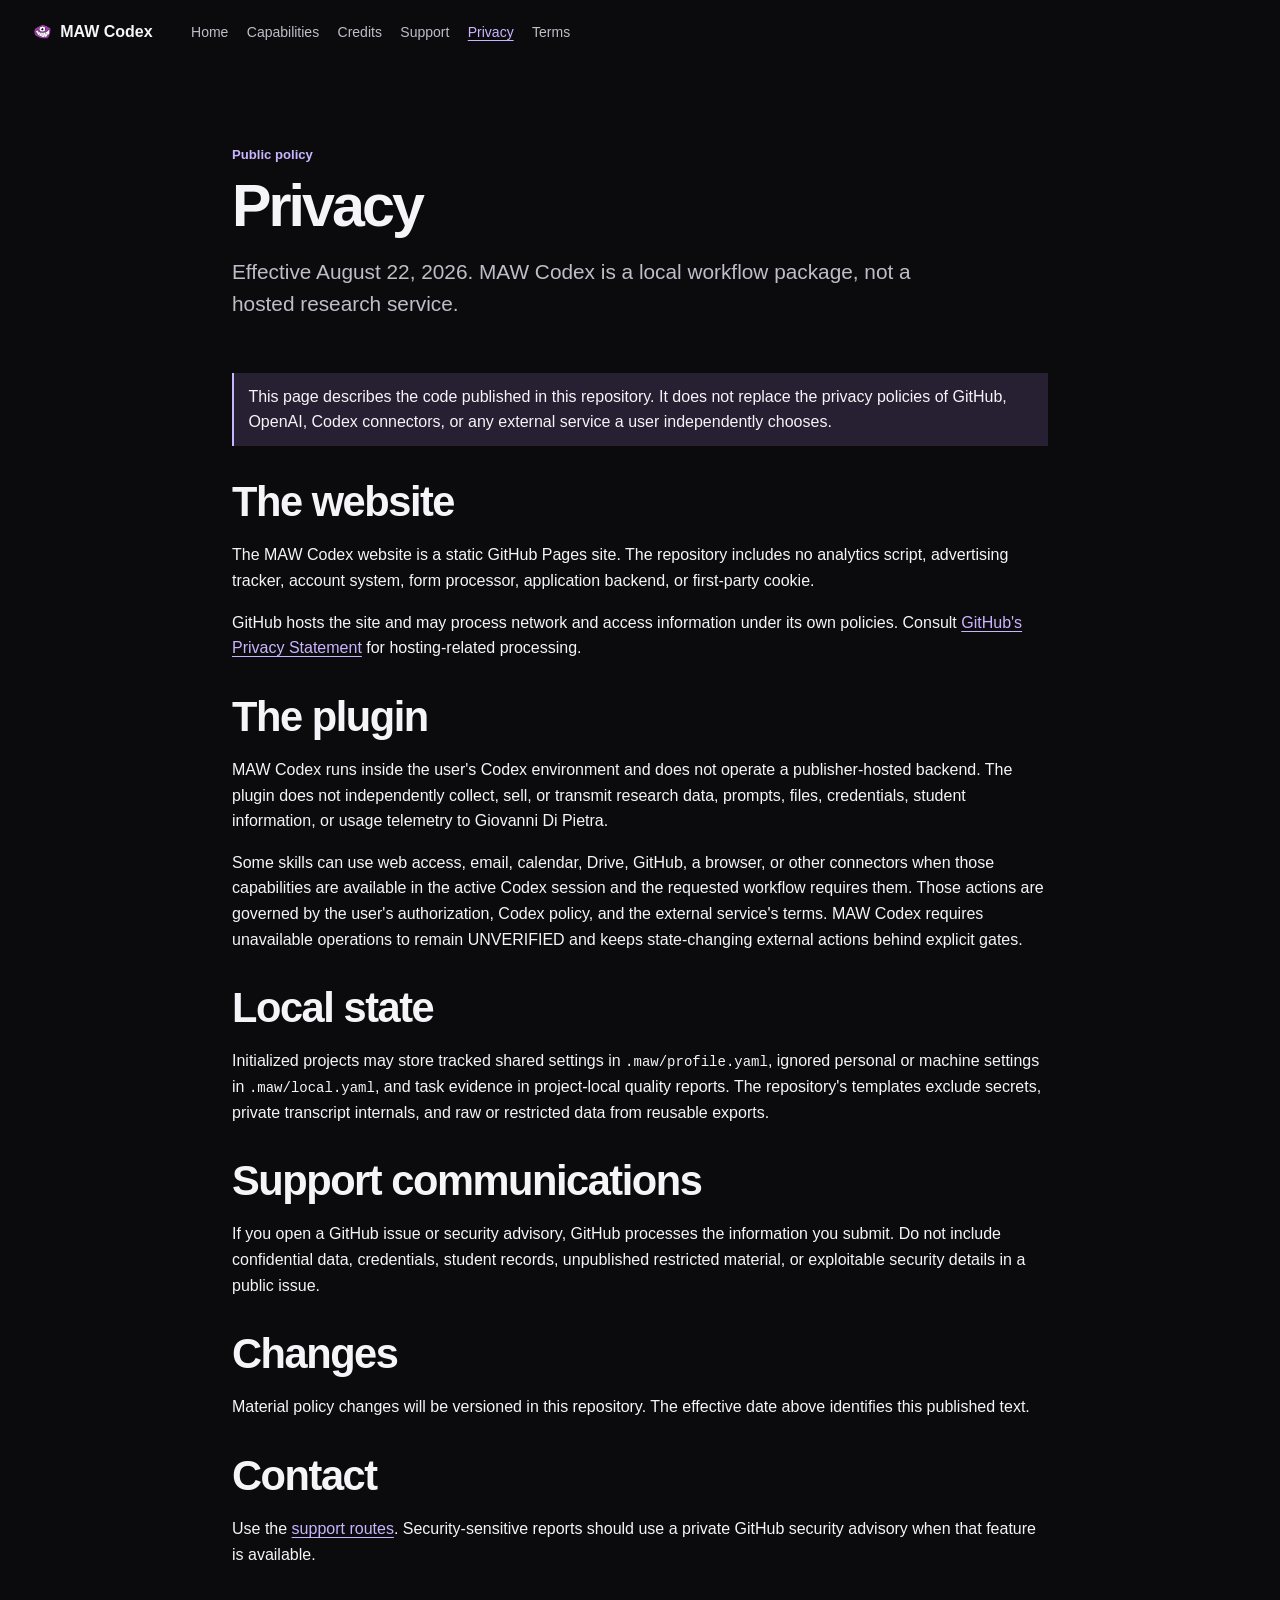
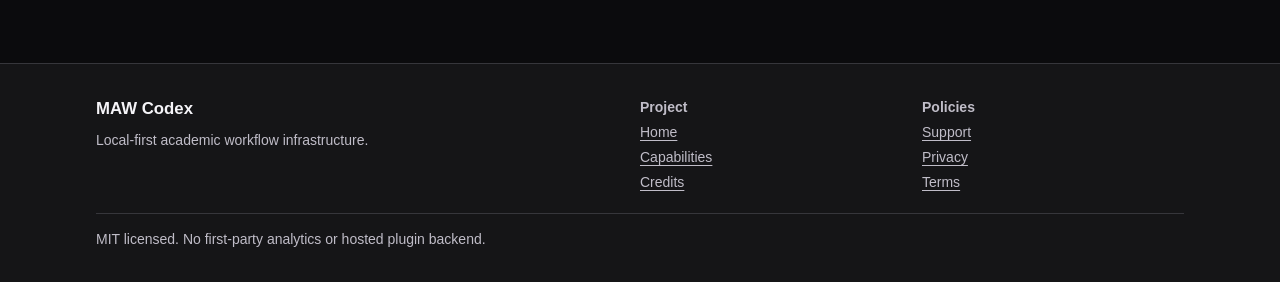
<file: docs/privacy.html>
<!doctype html>
<html lang="en-US">
<head>
  <meta charset="utf-8">
  <meta name="viewport" content="width=device-width, initial-scale=1">
  <meta name="description" content="Privacy policy for the MAW Codex static site and local plugin.">
  <meta name="theme-color" content="#0b0b0d">
  <link rel="canonical" href="https://gdipietra.github.io/mawcodex/privacy.html">
  <link rel="icon" href="assets/brand/maw-icon.png">
  <link rel="stylesheet" href="assets/site.css">
  <title>Privacy - MAW Codex</title>
</head>
<body>
  <a class="skip-link" href="#main">Skip to content</a>
  <header class="site-header"><nav class="nav" aria-label="Primary navigation">
    <a class="brand" href="index.html"><img src="assets/brand/maw-icon.png" alt=""><span>MAW Codex</span></a>
    <button class="nav-toggle" type="button" aria-expanded="false" aria-controls="nav-links">Menu</button>
    <div class="nav-links" id="nav-links"><a href="index.html">Home</a><a href="capabilities.html">Capabilities</a><a href="credits.html">Credits</a><a href="support.html">Support</a><a href="privacy.html" aria-current="page">Privacy</a><a href="terms.html">Terms</a></div>
  </nav></header>
  <main id="main" class="shell legal">
    <header class="page-hero">
      <p class="eyebrow">Public policy</p>
      <h1>Privacy</h1>
      <p class="lede">Effective August 22, 2026. MAW Codex is a local workflow package, not a hosted research service.</p>
    </header>
    <p class="notice">This page describes the code published in this repository. It does not replace the privacy policies of GitHub, OpenAI, Codex connectors, or any external service a user independently chooses.</p>

    <h2>The website</h2>
    <p>The MAW Codex website is a static GitHub Pages site. The repository includes no analytics script, advertising tracker, account system, form processor, application backend, or first-party cookie.</p>
    <p>GitHub hosts the site and may process network and access information under its own policies. Consult <a href="https://docs.github.com/en/site-policy/privacy-policies/github-general-privacy-statement">GitHub's Privacy Statement</a> for hosting-related processing.</p>

    <h2>The plugin</h2>
    <p>MAW Codex runs inside the user's Codex environment and does not operate a publisher-hosted backend. The plugin does not independently collect, sell, or transmit research data, prompts, files, credentials, student information, or usage telemetry to Giovanni Di Pietra.</p>
    <p>Some skills can use web access, email, calendar, Drive, GitHub, a browser, or other connectors when those capabilities are available in the active Codex session and the requested workflow requires them. Those actions are governed by the user's authorization, Codex policy, and the external service's terms. MAW Codex requires unavailable operations to remain UNVERIFIED and keeps state-changing external actions behind explicit gates.</p>

    <h2>Local state</h2>
    <p>Initialized projects may store tracked shared settings in <code>.maw/profile.yaml</code>, ignored personal or machine settings in <code>.maw/local.yaml</code>, and task evidence in project-local quality reports. The repository's templates exclude secrets, private transcript internals, and raw or restricted data from reusable exports.</p>

    <h2>Support communications</h2>
    <p>If you open a GitHub issue or security advisory, GitHub processes the information you submit. Do not include confidential data, credentials, student records, unpublished restricted material, or exploitable security details in a public issue.</p>

    <h2>Changes</h2>
    <p>Material policy changes will be versioned in this repository. The effective date above identifies this published text.</p>

    <h2>Contact</h2>
    <p>Use the <a href="support.html">support routes</a>. Security-sensitive reports should use a private GitHub security advisory when that feature is available.</p>
  </main>
  <footer class="site-footer"><div class="shell"><div class="footer-grid">
    <div><h2>MAW Codex</h2><p>Local-first academic workflow infrastructure.</p></div>
    <div class="footer-links"><strong>Project</strong><a href="index.html">Home</a><a href="capabilities.html">Capabilities</a><a href="credits.html">Credits</a></div>
    <div class="footer-links"><strong>Policies</strong><a href="support.html">Support</a><a href="privacy.html">Privacy</a><a href="terms.html">Terms</a></div>
  </div><p class="footer-small">MIT licensed. No first-party analytics or hosted plugin backend.</p></div></footer>
  <script src="assets/site.js" defer></script>
</body>
</html>
</file>
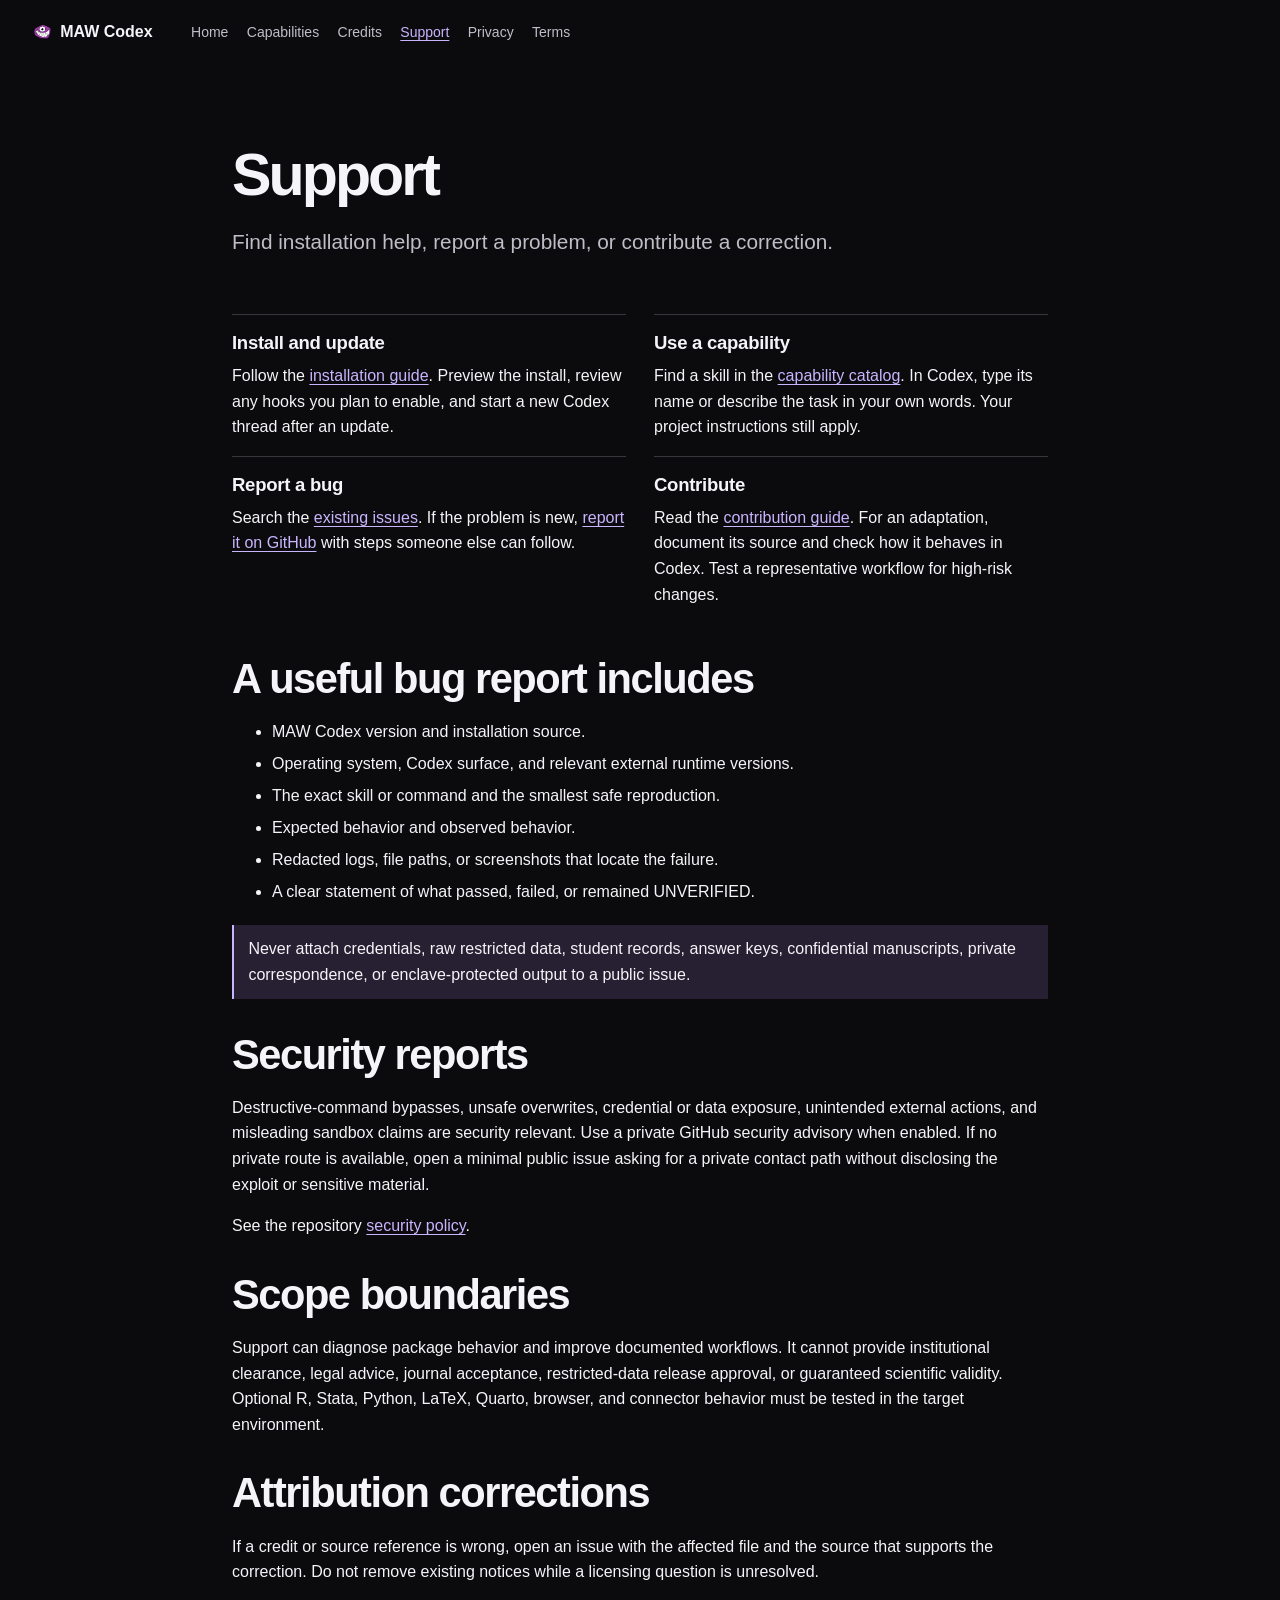
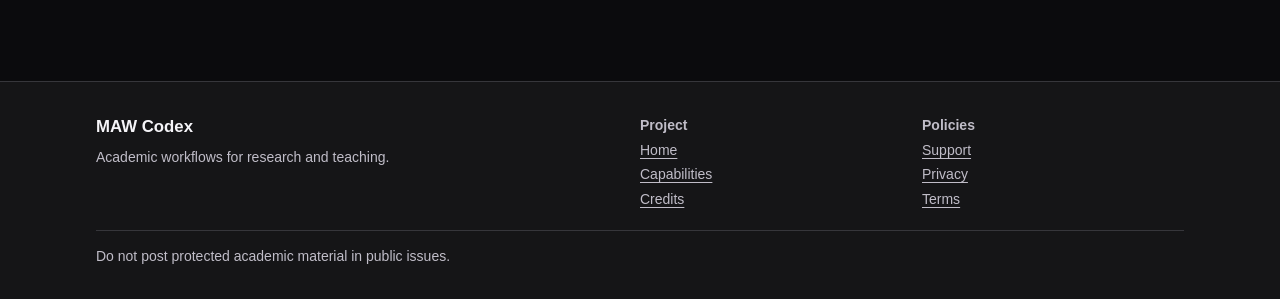
<file: docs/support.html>
<!doctype html>
<html lang="en-US">
<head>
  <meta charset="utf-8">
  <meta name="viewport" content="width=device-width, initial-scale=1">
  <meta name="description" content="Installation, bug reporting, security, and contribution support for MAW Codex.">
  <meta name="theme-color" content="#0b0b0d">
  <link rel="canonical" href="https://gdipietra.github.io/mawcodex/support.html">
  <link rel="icon" href="assets/brand/maw-icon.png">
  <link rel="stylesheet" href="assets/site.css">
  <title>Support - MAW Codex</title>
</head>
<body>
  <a class="skip-link" href="#main">Skip to content</a>
  <header class="site-header"><nav class="nav" aria-label="Primary navigation">
    <a class="brand" href="index.html"><img src="assets/brand/maw-icon.png" alt=""><span>MAW Codex</span></a>
    <button class="nav-toggle" type="button" aria-expanded="false" aria-controls="nav-links">Menu</button>
    <div class="nav-links" id="nav-links"><a href="index.html">Home</a><a href="capabilities.html">Capabilities</a><a href="credits.html">Credits</a><a href="support.html" aria-current="page">Support</a><a href="privacy.html">Privacy</a><a href="terms.html">Terms</a></div>
  </nav></header>
  <main id="main" class="shell legal">
    <header class="page-hero">
      <h1>Support</h1>
      <p class="lede">Find installation help, report a problem, or contribute a correction.</p>
    </header>

    <div class="policy-grid">
      <article class="card">
        <h3>Install and update</h3>
        <p>Follow the <a href="https://github.com/gdipietra/mawcodex/blob/main/docs/INSTALL.md">installation guide</a>. Preview the install, review any hooks you plan to enable, and start a new Codex thread after an update.</p>
      </article>
      <article class="card">
        <h3>Use a capability</h3>
        <p>Find a skill in the <a href="capabilities.html">capability catalog</a>. In Codex, type its name or describe the task in your own words. Your project instructions still apply.</p>
      </article>
      <article class="card">
        <h3>Report a bug</h3>
        <p>Search the <a href="https://github.com/gdipietra/mawcodex/issues">existing issues</a>. If the problem is new, <a href="https://github.com/gdipietra/mawcodex/issues/new?template=bug_report.md">report it on GitHub</a> with steps someone else can follow.</p>
      </article>
      <article class="card">
        <h3>Contribute</h3>
        <p>Read the <a href="https://github.com/gdipietra/mawcodex/blob/main/.github/CONTRIBUTING.md">contribution guide</a>. For an adaptation, document its source and check how it behaves in Codex. Test a representative workflow for high-risk changes.</p>
      </article>
    </div>

    <h2>A useful bug report includes</h2>
    <ul>
      <li>MAW Codex version and installation source.</li>
      <li>Operating system, Codex surface, and relevant external runtime versions.</li>
      <li>The exact skill or command and the smallest safe reproduction.</li>
      <li>Expected behavior and observed behavior.</li>
      <li>Redacted logs, file paths, or screenshots that locate the failure.</li>
      <li>A clear statement of what passed, failed, or remained UNVERIFIED.</li>
    </ul>
    <p class="notice">Never attach credentials, raw restricted data, student records, answer keys, confidential manuscripts, private correspondence, or enclave-protected output to a public issue.</p>

    <h2>Security reports</h2>
    <p>Destructive-command bypasses, unsafe overwrites, credential or data exposure, unintended external actions, and misleading sandbox claims are security relevant. Use a private GitHub security advisory when enabled. If no private route is available, open a minimal public issue asking for a private contact path without disclosing the exploit or sensitive material.</p>
    <p>See the repository <a href="https://github.com/gdipietra/mawcodex/blob/main/.github/SECURITY.md">security policy</a>.</p>

    <h2>Scope boundaries</h2>
    <p>Support can diagnose package behavior and improve documented workflows. It cannot provide institutional clearance, legal advice, journal acceptance, restricted-data release approval, or guaranteed scientific validity. Optional R, Stata, Python, LaTeX, Quarto, browser, and connector behavior must be tested in the target environment.</p>

    <h2>Attribution corrections</h2>
    <p>If a credit or source reference is wrong, open an issue with the affected file and the source that supports the correction. Do not remove existing notices while a licensing question is unresolved.</p>
  </main>
  <footer class="site-footer"><div class="shell"><div class="footer-grid">
    <div><h2>MAW Codex</h2><p>Academic workflows for research and teaching.</p></div>
    <div class="footer-links"><strong>Project</strong><a href="index.html">Home</a><a href="capabilities.html">Capabilities</a><a href="credits.html">Credits</a></div>
    <div class="footer-links"><strong>Policies</strong><a href="support.html">Support</a><a href="privacy.html">Privacy</a><a href="terms.html">Terms</a></div>
  </div><p class="footer-small">Do not post protected academic material in public issues.</p></div></footer>
  <script src="assets/site.js" defer></script>
</body>
</html>
</file>
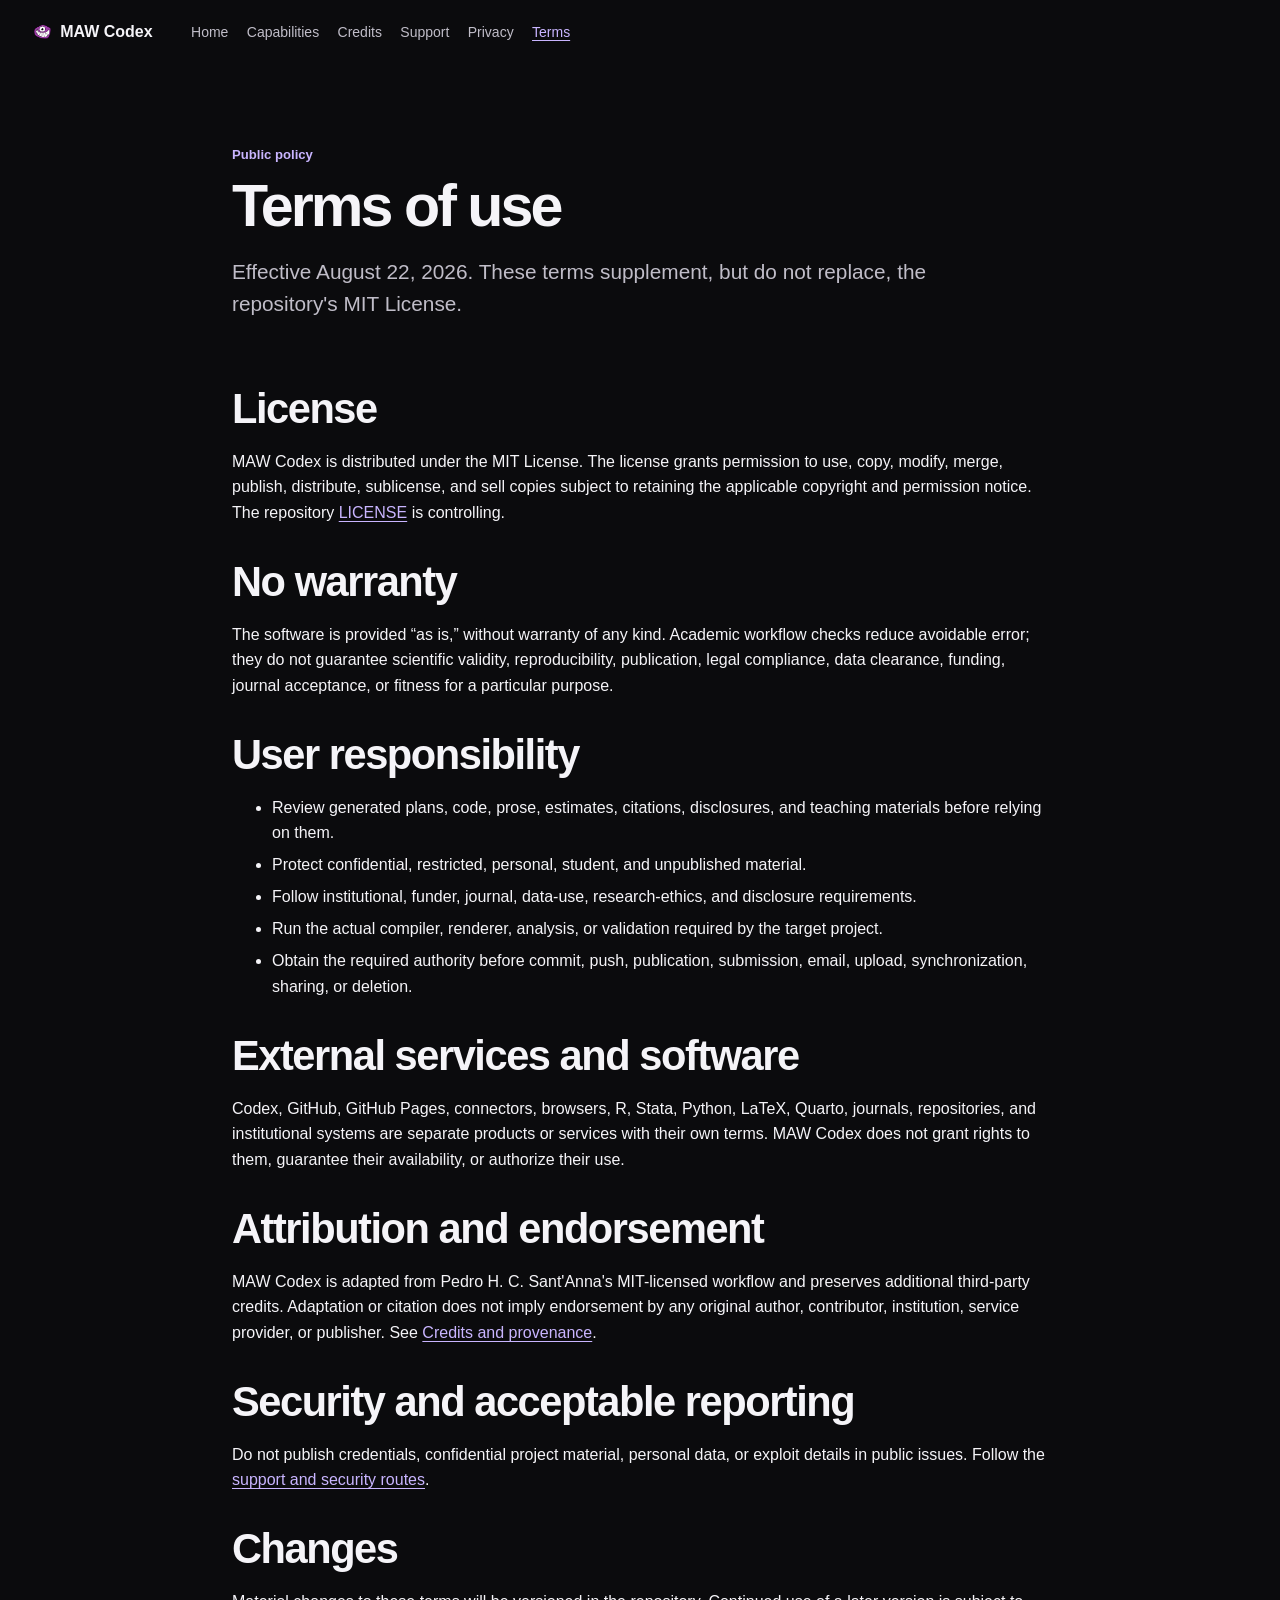
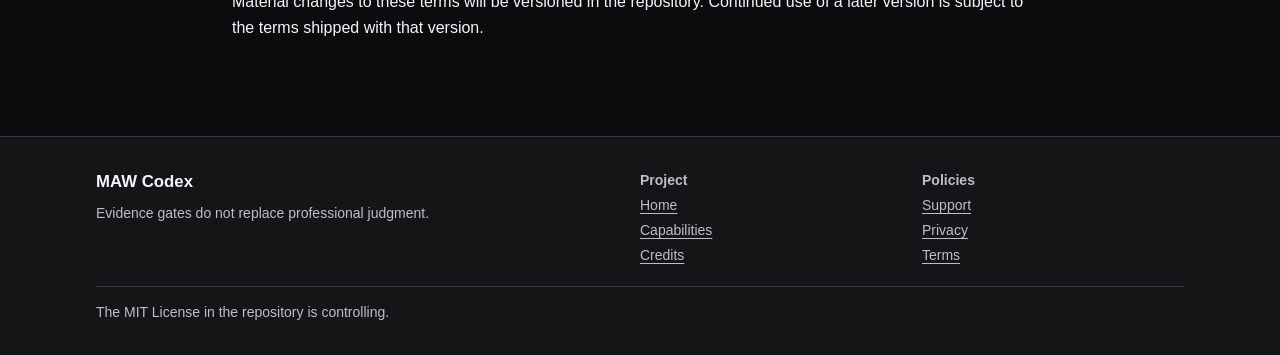
<file: docs/terms.html>
<!doctype html>
<html lang="en-US">
<head>
  <meta charset="utf-8">
  <meta name="viewport" content="width=device-width, initial-scale=1">
  <meta name="description" content="Terms of use for MAW Codex.">
  <meta name="theme-color" content="#0b0b0d">
  <link rel="canonical" href="https://gdipietra.github.io/mawcodex/terms.html">
  <link rel="icon" href="assets/brand/maw-icon.png">
  <link rel="stylesheet" href="assets/site.css">
  <title>Terms - MAW Codex</title>
</head>
<body>
  <a class="skip-link" href="#main">Skip to content</a>
  <header class="site-header"><nav class="nav" aria-label="Primary navigation">
    <a class="brand" href="index.html"><img src="assets/brand/maw-icon.png" alt=""><span>MAW Codex</span></a>
    <button class="nav-toggle" type="button" aria-expanded="false" aria-controls="nav-links">Menu</button>
    <div class="nav-links" id="nav-links"><a href="index.html">Home</a><a href="capabilities.html">Capabilities</a><a href="credits.html">Credits</a><a href="support.html">Support</a><a href="privacy.html">Privacy</a><a href="terms.html" aria-current="page">Terms</a></div>
  </nav></header>
  <main id="main" class="shell legal">
    <header class="page-hero">
      <p class="eyebrow">Public policy</p>
      <h1>Terms of use</h1>
      <p class="lede">Effective August 22, 2026. These terms supplement, but do not replace, the repository's MIT License.</p>
    </header>

    <h2>License</h2>
    <p>MAW Codex is distributed under the MIT License. The license grants permission to use, copy, modify, merge, publish, distribute, sublicense, and sell copies subject to retaining the applicable copyright and permission notice. The repository <a href="https://github.com/gdipietra/mawcodex/blob/main/LICENSE">LICENSE</a> is controlling.</p>

    <h2>No warranty</h2>
    <p>The software is provided “as is,” without warranty of any kind. Academic workflow checks reduce avoidable error; they do not guarantee scientific validity, reproducibility, publication, legal compliance, data clearance, funding, journal acceptance, or fitness for a particular purpose.</p>

    <h2>User responsibility</h2>
    <ul>
      <li>Review generated plans, code, prose, estimates, citations, disclosures, and teaching materials before relying on them.</li>
      <li>Protect confidential, restricted, personal, student, and unpublished material.</li>
      <li>Follow institutional, funder, journal, data-use, research-ethics, and disclosure requirements.</li>
      <li>Run the actual compiler, renderer, analysis, or validation required by the target project.</li>
      <li>Obtain the required authority before commit, push, publication, submission, email, upload, synchronization, sharing, or deletion.</li>
    </ul>

    <h2>External services and software</h2>
    <p>Codex, GitHub, GitHub Pages, connectors, browsers, R, Stata, Python, LaTeX, Quarto, journals, repositories, and institutional systems are separate products or services with their own terms. MAW Codex does not grant rights to them, guarantee their availability, or authorize their use.</p>

    <h2>Attribution and endorsement</h2>
    <p>MAW Codex is adapted from Pedro H. C. Sant'Anna's MIT-licensed workflow and preserves additional third-party credits. Adaptation or citation does not imply endorsement by any original author, contributor, institution, service provider, or publisher. See <a href="credits.html">Credits and provenance</a>.</p>

    <h2>Security and acceptable reporting</h2>
    <p>Do not publish credentials, confidential project material, personal data, or exploit details in public issues. Follow the <a href="support.html">support and security routes</a>.</p>

    <h2>Changes</h2>
    <p>Material changes to these terms will be versioned in the repository. Continued use of a later version is subject to the terms shipped with that version.</p>
  </main>
  <footer class="site-footer"><div class="shell"><div class="footer-grid">
    <div><h2>MAW Codex</h2><p>Evidence gates do not replace professional judgment.</p></div>
    <div class="footer-links"><strong>Project</strong><a href="index.html">Home</a><a href="capabilities.html">Capabilities</a><a href="credits.html">Credits</a></div>
    <div class="footer-links"><strong>Policies</strong><a href="support.html">Support</a><a href="privacy.html">Privacy</a><a href="terms.html">Terms</a></div>
  </div><p class="footer-small">The MIT License in the repository is controlling.</p></div></footer>
  <script src="assets/site.js" defer></script>
</body>
</html>
</file>
<file: docs/assets/site.css>
:root {
  color-scheme: dark;
  --ink: #f5f4f8;
  --ink-soft: #c0bdc8;
  --paper: #0b0b0d;
  --surface: #151517;
  --control: #202023;
  --line: #36363b;
  --purple: #c9b5ff;
  --purple-wash: #271f32;
  --display: "Aptos Display", "Avenir Next", "Segoe UI", sans-serif;
  --sans: Aptos, "Avenir Next", "Segoe UI", sans-serif;
  --mono: "Cascadia Code", "IBM Plex Mono", Consolas, monospace;
  --max: 68rem;
  --radius: 0.625rem;
}

* { box-sizing: border-box; }

body {
  margin: 0;
  color: var(--ink);
  background: var(--paper);
  font: 1rem/1.6 var(--sans);
}

a {
  color: var(--purple);
  text-underline-offset: 0.18em;
}

a:hover { color: var(--ink); }

:focus-visible {
  outline: 2px solid var(--purple);
  outline-offset: 4px;
}

img { max-width: 100%; }
code, pre { font-family: var(--mono); }
code { font-size: 0.875em; }
h1, h2, h3 { font-family: var(--display); }
p, li, td { overflow-wrap: anywhere; }

.skip-link,
.visually-hidden {
  position: absolute;
  width: 1px;
  height: 1px;
  padding: 0;
  overflow: hidden;
  clip-path: inset(50%);
  white-space: nowrap;
}

.skip-link:focus {
  position: fixed;
  top: 0.75rem;
  left: 0.75rem;
  z-index: 10;
  width: auto;
  height: auto;
  padding: 0.6rem 1rem;
  clip-path: none;
  color: var(--paper);
  background: var(--ink);
}

.site-header {
  background: var(--paper);
}

.shell {
  width: min(calc(100% - clamp(2rem, 8vw, 6rem)), var(--max));
  margin-inline: auto;
}

.nav {
  width: min(calc(100% - clamp(2rem, 5vw, 4rem)), 90rem);
  margin-inline: auto;
  min-height: 4rem;
  display: flex;
  flex-wrap: wrap;
  align-items: center;
  justify-content: space-between;
  gap: 0.5rem clamp(1.25rem, 3vw, 2.5rem);
  padding-block: 0.45rem;
}

.brand,
.nav-links a {
  display: inline-flex;
  align-items: center;
  min-height: 2.5rem;
  text-decoration: none;
}

.brand {
  gap: 0.45rem;
  color: var(--ink);
  font-weight: 700;
  white-space: nowrap;
}

.brand img {
  display: block;
  width: 21px;
  height: 21px;
  object-fit: contain;
}

.nav-links {
  display: flex;
  flex: 1 1 auto;
  flex-wrap: wrap;
  align-items: center;
  gap: 0 1.15rem;
  font-size: 0.875rem;
}

.nav-links a { color: var(--ink-soft); }

.nav-links a:hover,
.nav-links a[aria-current] {
  color: var(--purple);
  text-decoration: underline;
}

.nav-links .nav-action {
  min-height: 2.35rem;
  margin-inline-start: auto;
  padding: 0.35rem 0.9rem;
  border-radius: 2rem;
  background: var(--ink);
  color: var(--paper);
  font-weight: 650;
}

.nav-links .nav-action:hover {
  background: var(--purple);
  text-decoration: none;
}

.nav-toggle {
  display: none;
  min-height: 2.5rem;
  padding: 0.3rem 0.75rem;
  border: 1px solid var(--line);
  border-radius: var(--radius);
  background: var(--paper);
  color: var(--ink);
  font: inherit;
}

.hero {
  padding-block: clamp(3.75rem, 9vw, 7rem);
}

.home-intro .hero {
  padding-block: clamp(3.5rem, 9.5vw, 7.5rem) clamp(3.25rem, 8vw, 6.5rem);
  text-align: center;
}

.page-hero {
  padding-block: clamp(3rem, 7vw, 5rem) 2rem;
}

.hero h1,
.page-hero h1 {
  max-width: 17ch;
  margin: 0;
  font-size: clamp(2.65rem, 6.4vw, 4.75rem);
  font-weight: 650;
  line-height: 1.04;
  letter-spacing: -0.05em;
  text-wrap: balance;
}

.page-hero h1 { font-size: clamp(2.45rem, 5.3vw, 3.7rem); }

.home-intro .hero h1 {
  max-width: none;
  font-size: clamp(0.875rem, 5.4vw, 2.875rem);
  letter-spacing: -0.035em;
  white-space: nowrap;
}

.eyebrow,
.card-label {
  display: block;
  margin: 0 0 0.6rem;
  color: var(--purple);
  font-size: 0.82rem;
  font-weight: 650;
}

.lede,
.section-lede {
  max-width: 63ch;
  color: var(--ink-soft);
}

.lede {
  margin: 1.25rem 0 0;
  font-size: clamp(1.08rem, 2.15vw, 1.3rem);
  line-height: 1.55;
}

.home-intro .lede {
  margin: 0.8rem auto 0;
  font-size: 1rem;
}

.home-search {
  display: grid;
  grid-template-columns: minmax(0, 1fr) auto;
  align-items: center;
  gap: 0.5rem;
  width: min(100%, 41rem);
  margin: 1.45rem auto 0;
  padding: 0.35rem;
  border: 1px solid var(--line);
  border-radius: 1.15rem;
  background: var(--control);
}

.home-search:focus-within { border-color: var(--purple); }

.home-search input {
  width: 100%;
  min-width: 0;
  min-height: 2.75rem;
  padding: 0.5rem 0.65rem;
  border: 0;
  border-radius: 0.65rem;
  background: transparent;
  color: var(--ink);
  font: inherit;
}

.home-search input::placeholder { color: var(--ink-soft); }
.home-search input:focus-visible { outline-offset: -2px; }

.home-search .button {
  min-height: 2.45rem;
  font-family: inherit;
  cursor: pointer;
}

.home-shortcuts {
  display: flex;
  flex-wrap: wrap;
  justify-content: center;
  gap: 0.4rem;
  margin-top: 0.85rem;
}

.home-shortcuts a {
  display: inline-flex;
  align-items: center;
  min-height: 2.4rem;
  padding: 0.3rem 0.8rem;
  border: 1px solid var(--line);
  border-radius: 2rem;
  color: var(--ink-soft);
  font-size: 0.875rem;
  text-decoration: none;
}

.home-shortcuts a:hover {
  border-color: var(--purple);
  color: var(--purple);
}

.home-paths {
  display: grid;
  grid-template-columns: minmax(0, 1.45fr) minmax(0, 1fr);
  gap: 0.85rem;
  margin-bottom: clamp(2.5rem, 6vw, 5rem);
}

.home-path {
  display: flex;
  align-items: flex-start;
  justify-content: space-between;
  gap: 0.75rem;
  padding: clamp(1rem, 3vw, 1.65rem);
  border: 1px solid var(--line);
  border-radius: var(--radius);
  background: var(--surface);
  color: var(--ink);
  text-decoration: none;
}

.home-path:hover { border-color: var(--purple); }

.home-path h2 {
  margin: 0;
  font-size: 1.2rem;
  font-weight: 650;
  line-height: 1.25;
}

.home-path p {
  margin: 0.4rem 0 0;
  color: var(--ink-soft);
}

.home-path-arrow {
  color: var(--purple);
  font-size: 1.15rem;
  line-height: 1.3;
}

.hero-actions {
  display: flex;
  flex-wrap: wrap;
  align-items: center;
  gap: 0.55rem 0.75rem;
  margin-top: 1.55rem;
}

.button {
  display: inline-flex;
  justify-content: center;
  align-items: center;
  min-height: 2.75rem;
  padding: 0.55rem 1rem;
  border: 1px solid var(--ink);
  border-radius: 2rem;
  background: var(--ink);
  color: var(--paper);
  font-size: 0.94rem;
  font-weight: 650;
  text-decoration: none;
}

.button:hover {
  border-color: var(--purple);
  background: var(--purple);
  color: var(--paper);
}

.button.secondary {
  border-color: var(--line);
  background: var(--paper);
  color: var(--ink);
}

.button.secondary:hover {
  border-color: var(--purple);
  color: var(--purple);
}

.section {
  padding-block: clamp(2.85rem, 6vw, 5rem);
  scroll-margin-top: 1rem;
}

.section.alt {
  border-block: 1px solid var(--line);
  background: var(--surface);
}

.section h2,
.legal h2 {
  margin: 0;
  font-size: clamp(1.75rem, 3.4vw, 2.6rem);
  font-weight: 650;
  line-height: 1.16;
  letter-spacing: -0.035em;
}

.section-lede { margin: 0.75rem 0 1.5rem; }

.origin-grid,
.management-grid,
.policy-grid {
  display: grid;
  grid-template-columns: repeat(2, minmax(0, 1fr));
  gap: 0 1.75rem;
  margin: 1.5rem 0;
}

.card {
  min-width: 0;
  padding: 1rem 0;
  border-top: 1px solid var(--line);
}

.card h3 {
  margin: 0 0 0.4rem;
  font-size: 1.16rem;
  line-height: 1.3;
  letter-spacing: -0.015em;
}

.card p { margin: 0.5rem 0 0; }
.card-label { margin-bottom: 0.25rem; }
.management-grid .card:first-child { grid-column: 1 / -1; }

.boundary,
.muted {
  color: var(--ink-soft);
  font-size: 0.925rem;
}

.table-scroll {
  margin-block: 1.25rem;
  overflow-x: auto;
}

.translation-table {
  width: 100%;
  min-width: 35rem;
  border-collapse: collapse;
  text-align: left;
  font-size: 0.92rem;
}

.translation-table th,
.translation-table td {
  padding: 0.7rem 0.85rem;
  border-bottom: 1px solid var(--line);
  vertical-align: top;
}

.translation-table th {
  color: var(--ink);
  font-weight: 700;
}

.translation-table th:first-child,
.translation-table td:first-child { padding-left: 0; }

.translation-table th:last-child,
.translation-table td:last-child { padding-right: 0; }

.translation-table td:first-child { width: 22%; }
.translation-table td:nth-child(2) { width: 26%; }

.toolbar {
  display: grid;
  gap: 0.75rem;
  margin: 0 0 1rem;
}

.search {
  width: 100%;
  min-height: 2.75rem;
  padding: 0.55rem 0.75rem;
  border: 1px solid var(--line);
  border-radius: var(--radius);
  color: var(--ink);
  background: var(--paper);
  font: inherit;
}

.filters {
  display: flex;
  flex-wrap: wrap;
  gap: 0.35rem;
}

.filter {
  min-height: 2.5rem;
  padding: 0.4rem 0.7rem;
  border: 1px solid var(--line);
  border-radius: 2rem;
  color: var(--ink);
  background: var(--paper);
  font: 650 0.85rem var(--sans);
  cursor: pointer;
}

.filter[aria-pressed="true"] {
  border-color: var(--purple);
  color: var(--purple);
  background: var(--purple-wash);
}

.ledger-meta {
  color: var(--ink-soft);
  font-size: 0.88rem;
}

.capability-grid {
  margin: 0.75rem 0 4rem;
  border-top: 1px solid var(--line);
}

.capability {
  padding: 1.15rem 0;
  border-bottom: 1px solid var(--line);
}

.capability h3 {
  margin: 0 0 0.25rem;
  font-size: 1.15rem;
  line-height: 1.35;
}

.capability p {
  max-width: 76ch;
  margin: 0.3rem 0 0;
}

.capability .meta,
.capability .translation {
  color: var(--ink-soft);
  font-size: 0.88rem;
}

.capability .meta { margin-bottom: 0.55rem; }
.capability[data-origin="native"] .meta { color: var(--purple); }

.legal {
  width: min(calc(100% - clamp(2rem, 8vw, 6rem)), 51rem);
  padding-bottom: clamp(3rem, 7vw, 5rem);
}

.legal h2 { margin-top: 2rem; }
.legal li { margin-block: 0.4rem; }

.notice {
  margin-top: 1.25rem;
  padding: 0.7rem 0.9rem;
  border-left: 2px solid var(--purple);
  background: var(--purple-wash);
  color: var(--ink);
}

.site-footer {
  padding-block: 2rem;
  border-top: 1px solid var(--line);
  background: var(--surface);
}

.footer-grid {
  display: grid;
  grid-template-columns: minmax(0, 2fr) repeat(2, minmax(0, 1fr));
  gap: 1.25rem;
}

.footer-grid h2 { margin: 0; font-size: 1.05rem; }
.footer-grid p { margin: 0.35rem 0 0; }

.footer-links {
  display: flex;
  flex-direction: column;
  align-items: flex-start;
  gap: 0.15rem;
}

.footer-links a { color: var(--ink-soft); }
.footer-links a:hover { color: var(--purple); }

.footer-grid p,
.footer-links,
.footer-small {
  color: var(--ink-soft);
  font-size: 0.875rem;
}

.footer-small {
  margin: 1.25rem 0 0;
  padding-top: 0.85rem;
  border-top: 1px solid var(--line);
}

@media (max-width: 47rem) {
  .nav.has-menu .nav-toggle { display: block; }
  .nav-links { flex-basis: 100%; }
  .nav-links .nav-action { margin-inline-start: 0; }

  .nav.has-menu .nav-links {
    display: none;
    width: 100%;
    padding-bottom: 0.35rem;
  }

  .nav.has-menu .nav-links.open { display: flex; }
  .footer-grid { grid-template-columns: repeat(2, minmax(0, 1fr)); }
  .footer-grid > :first-child { grid-column: 1 / -1; }
}

@media (max-width: 34rem) {
  .home-paths,
  .origin-grid,
  .management-grid,
  .policy-grid { grid-template-columns: minmax(0, 1fr); }
}
</file>
